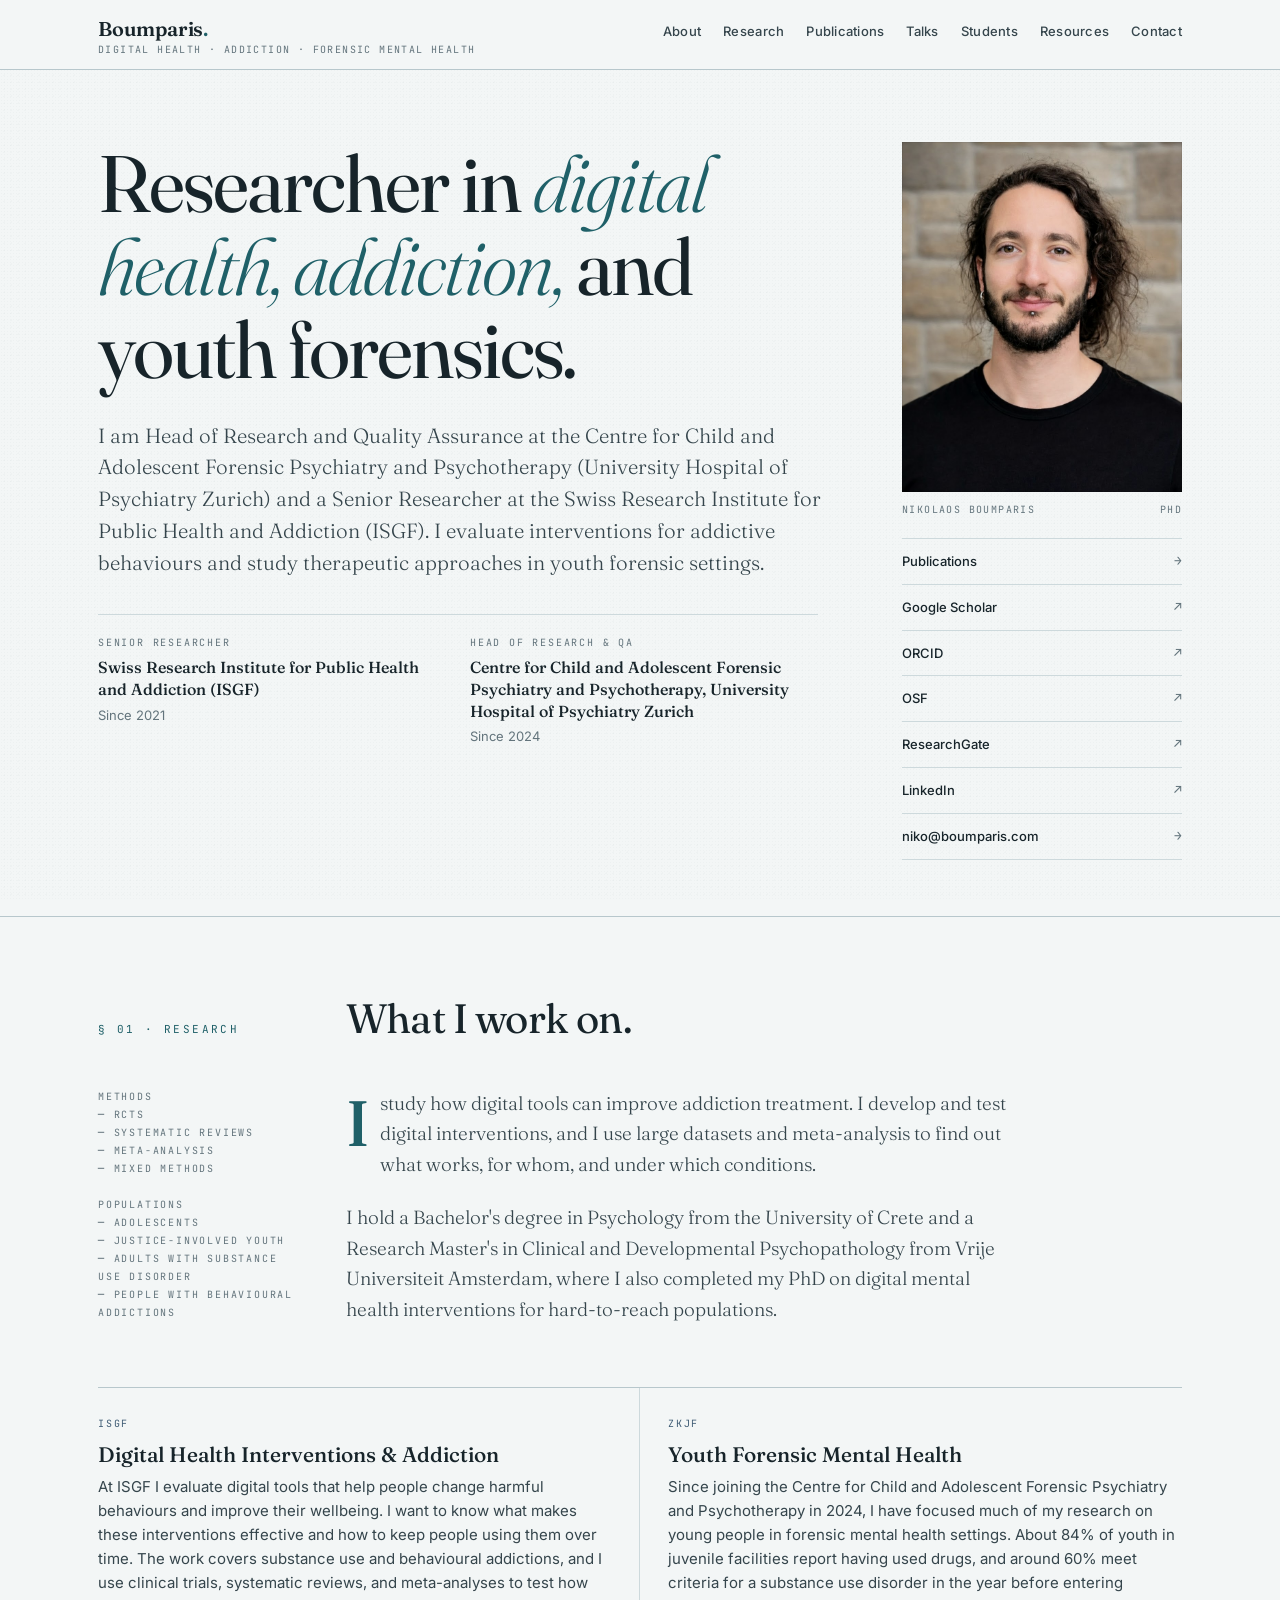
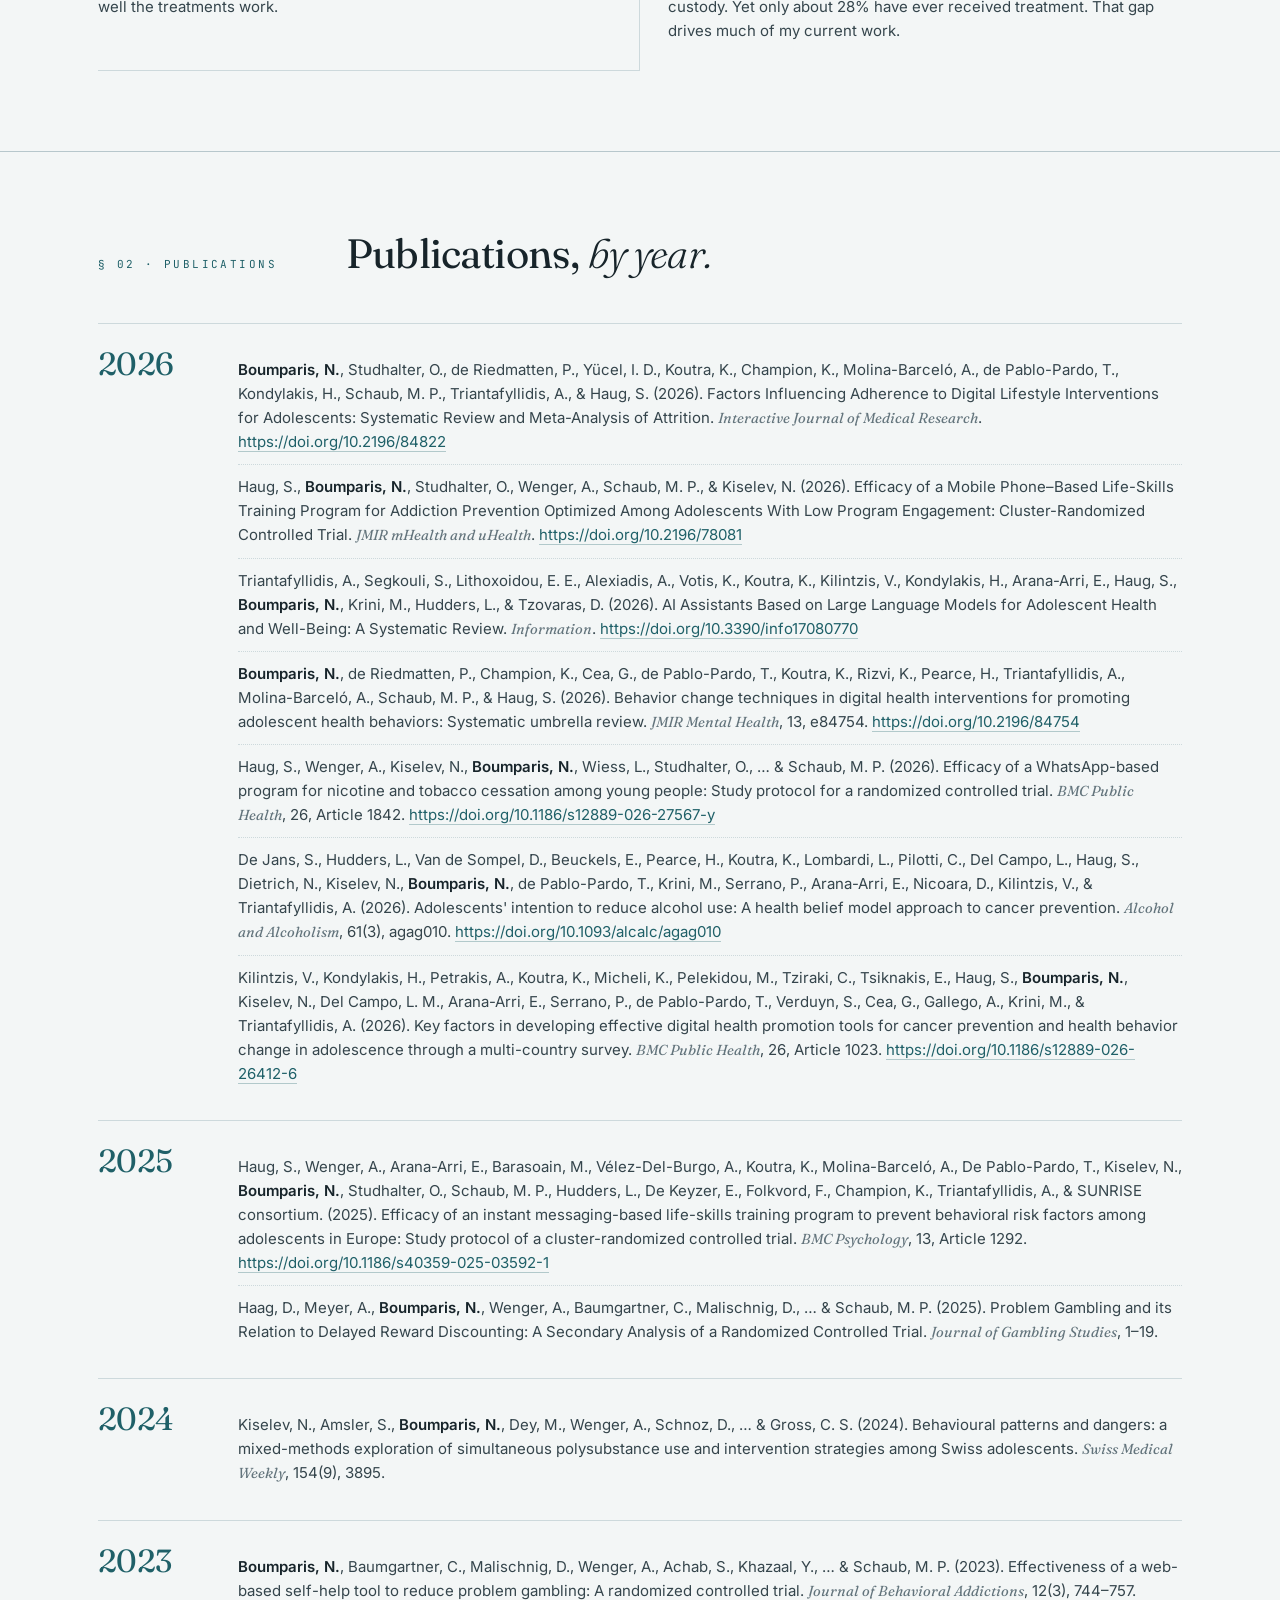
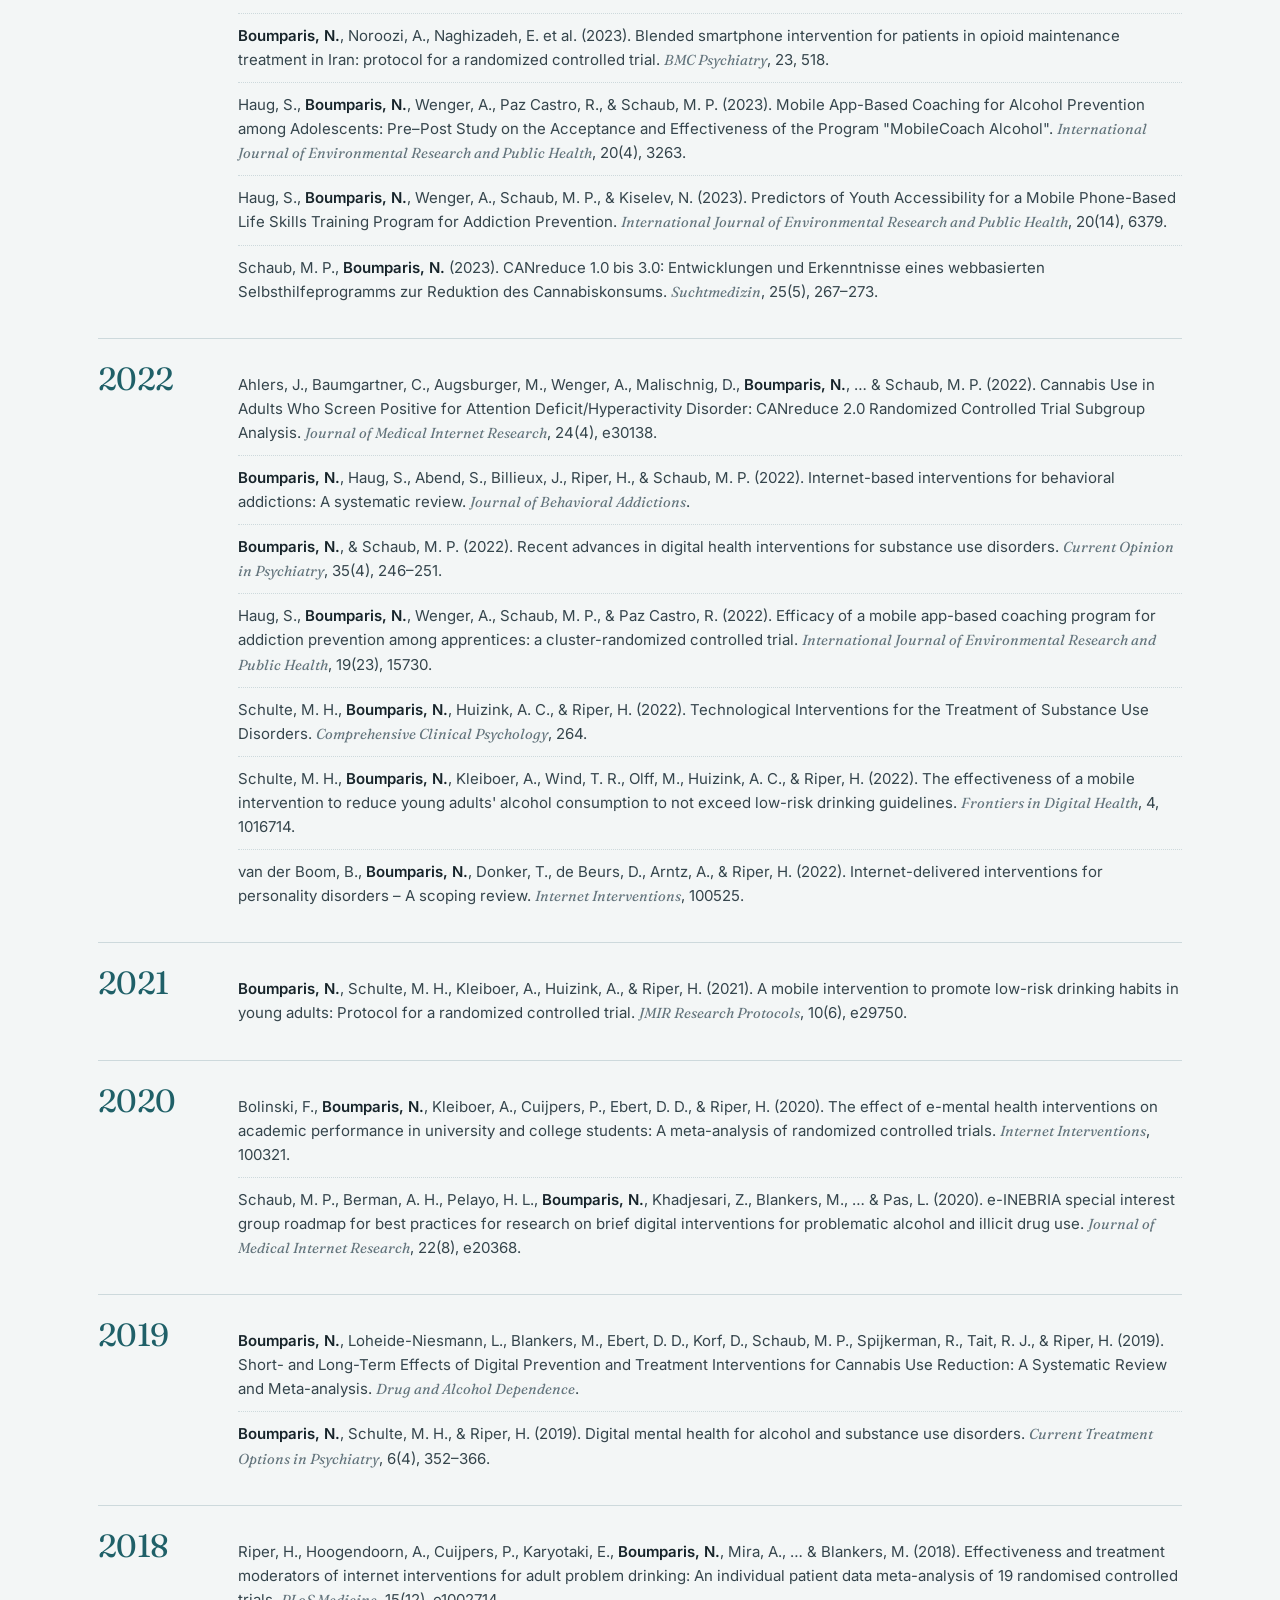
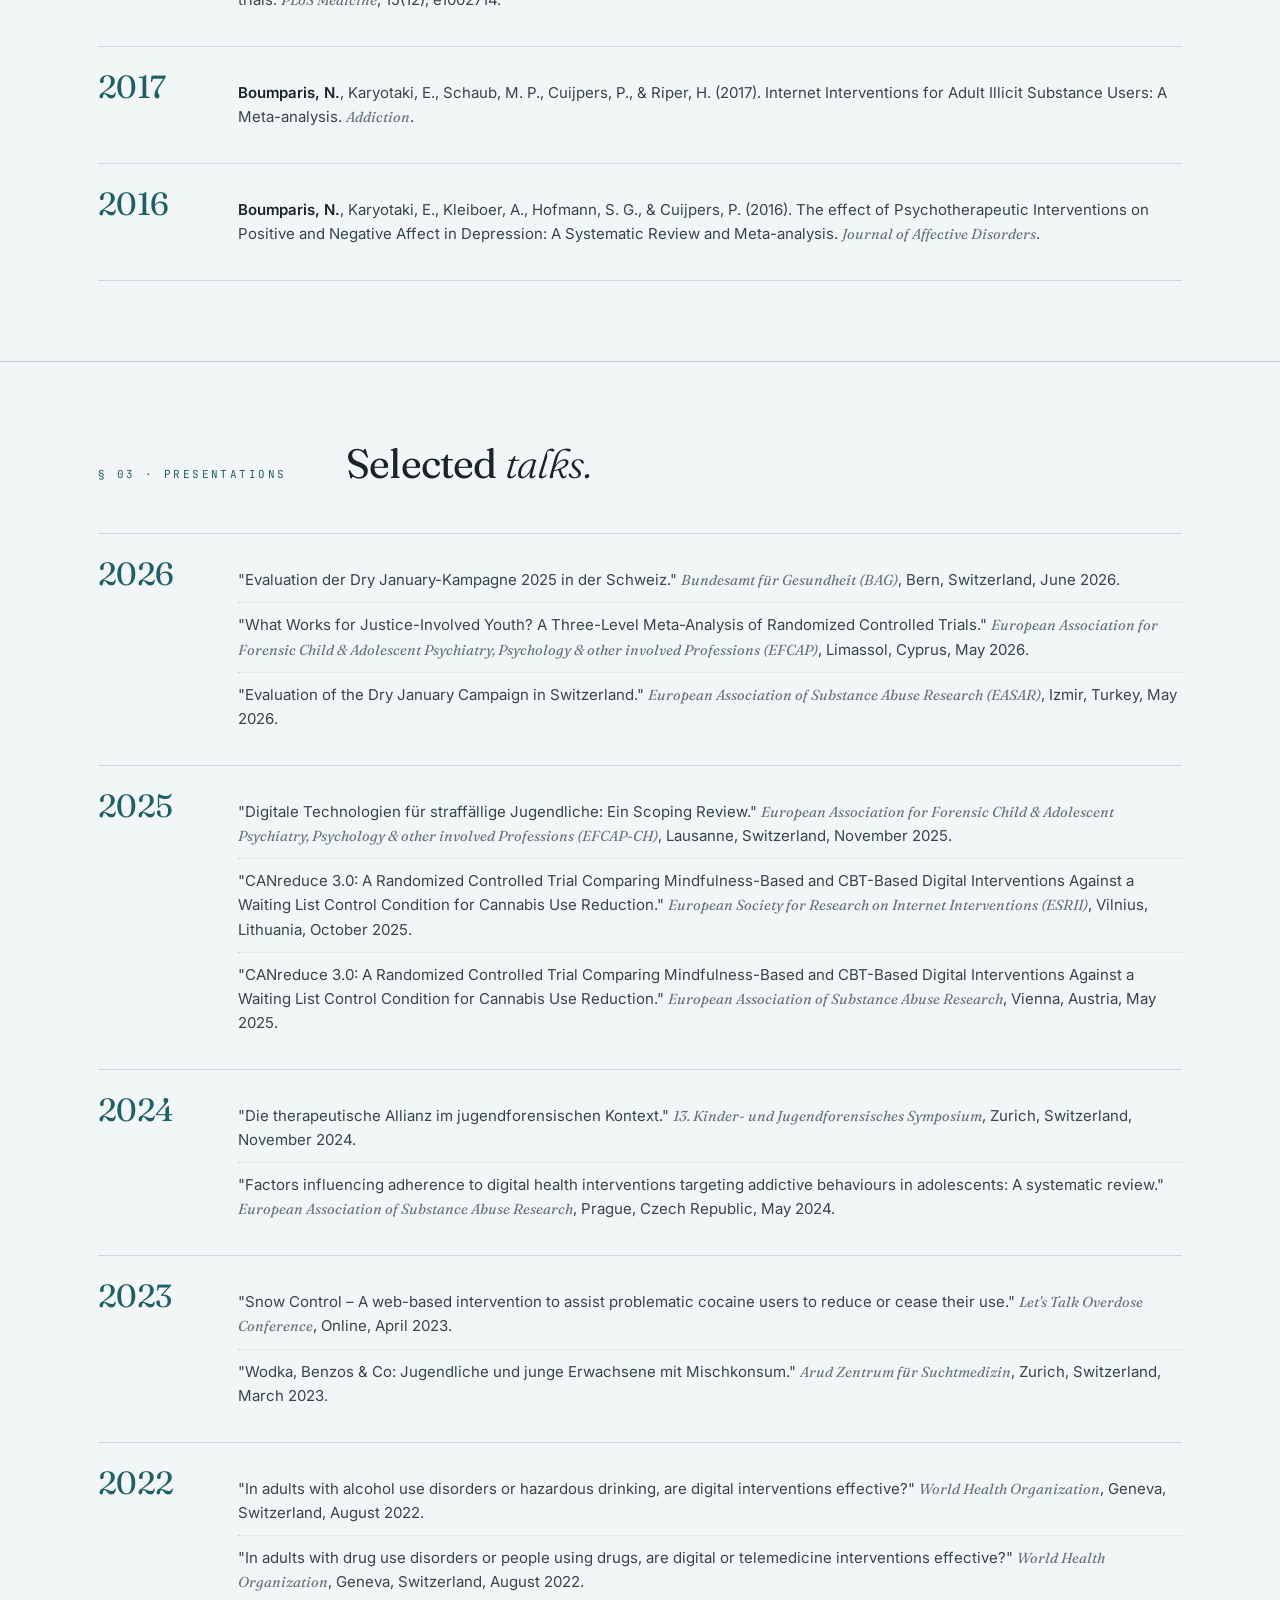
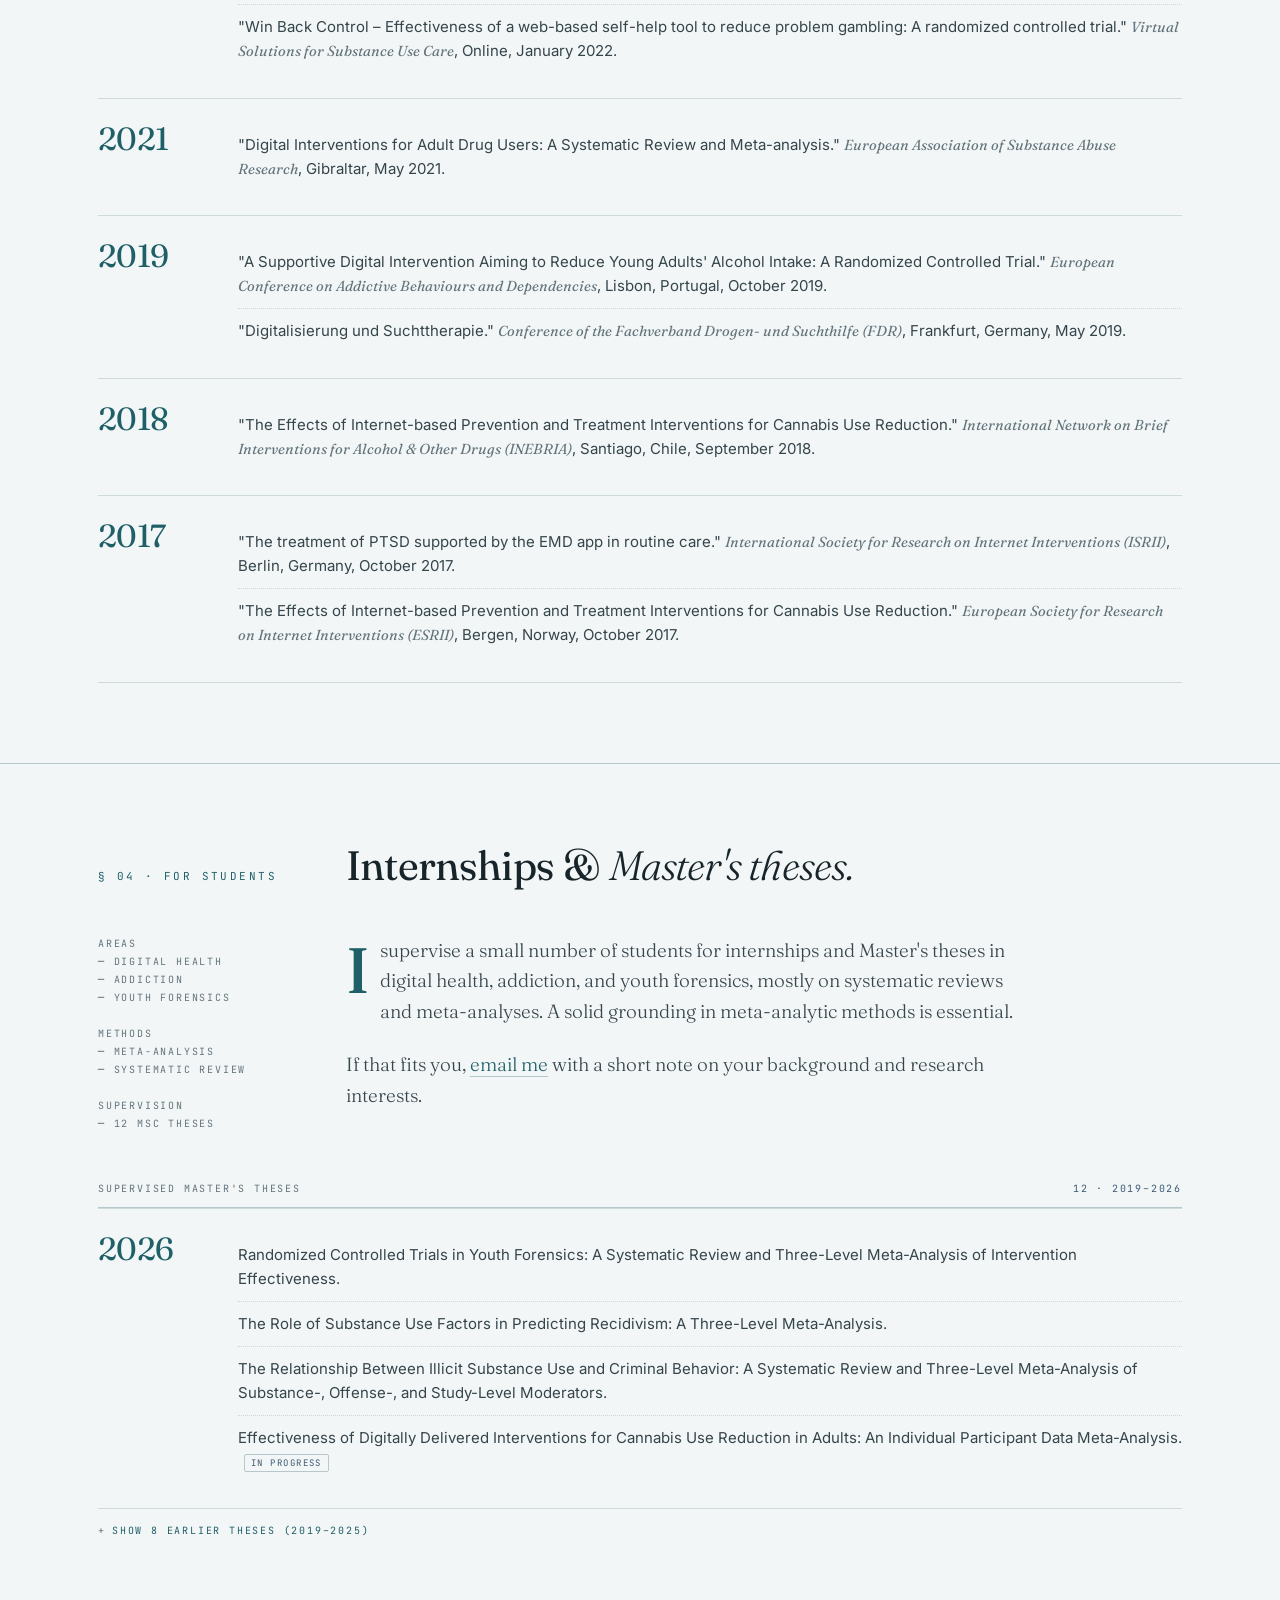
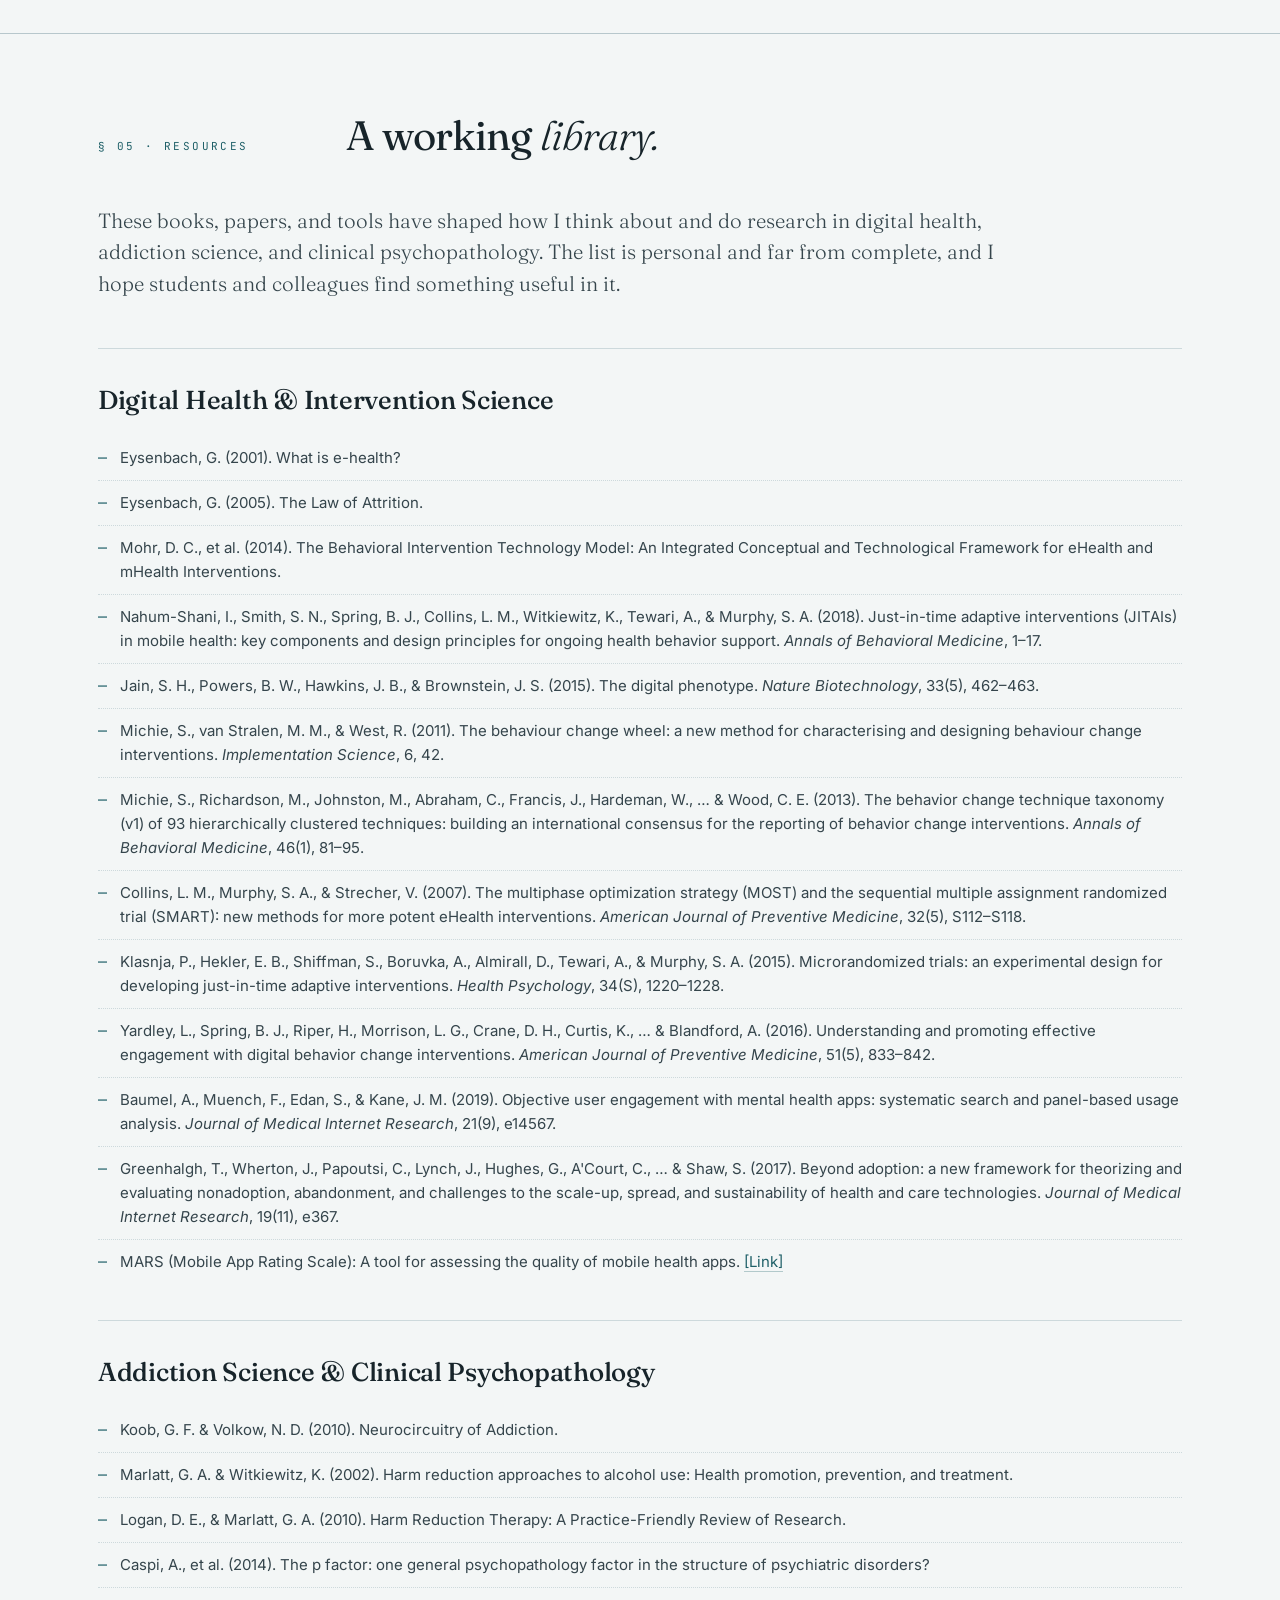
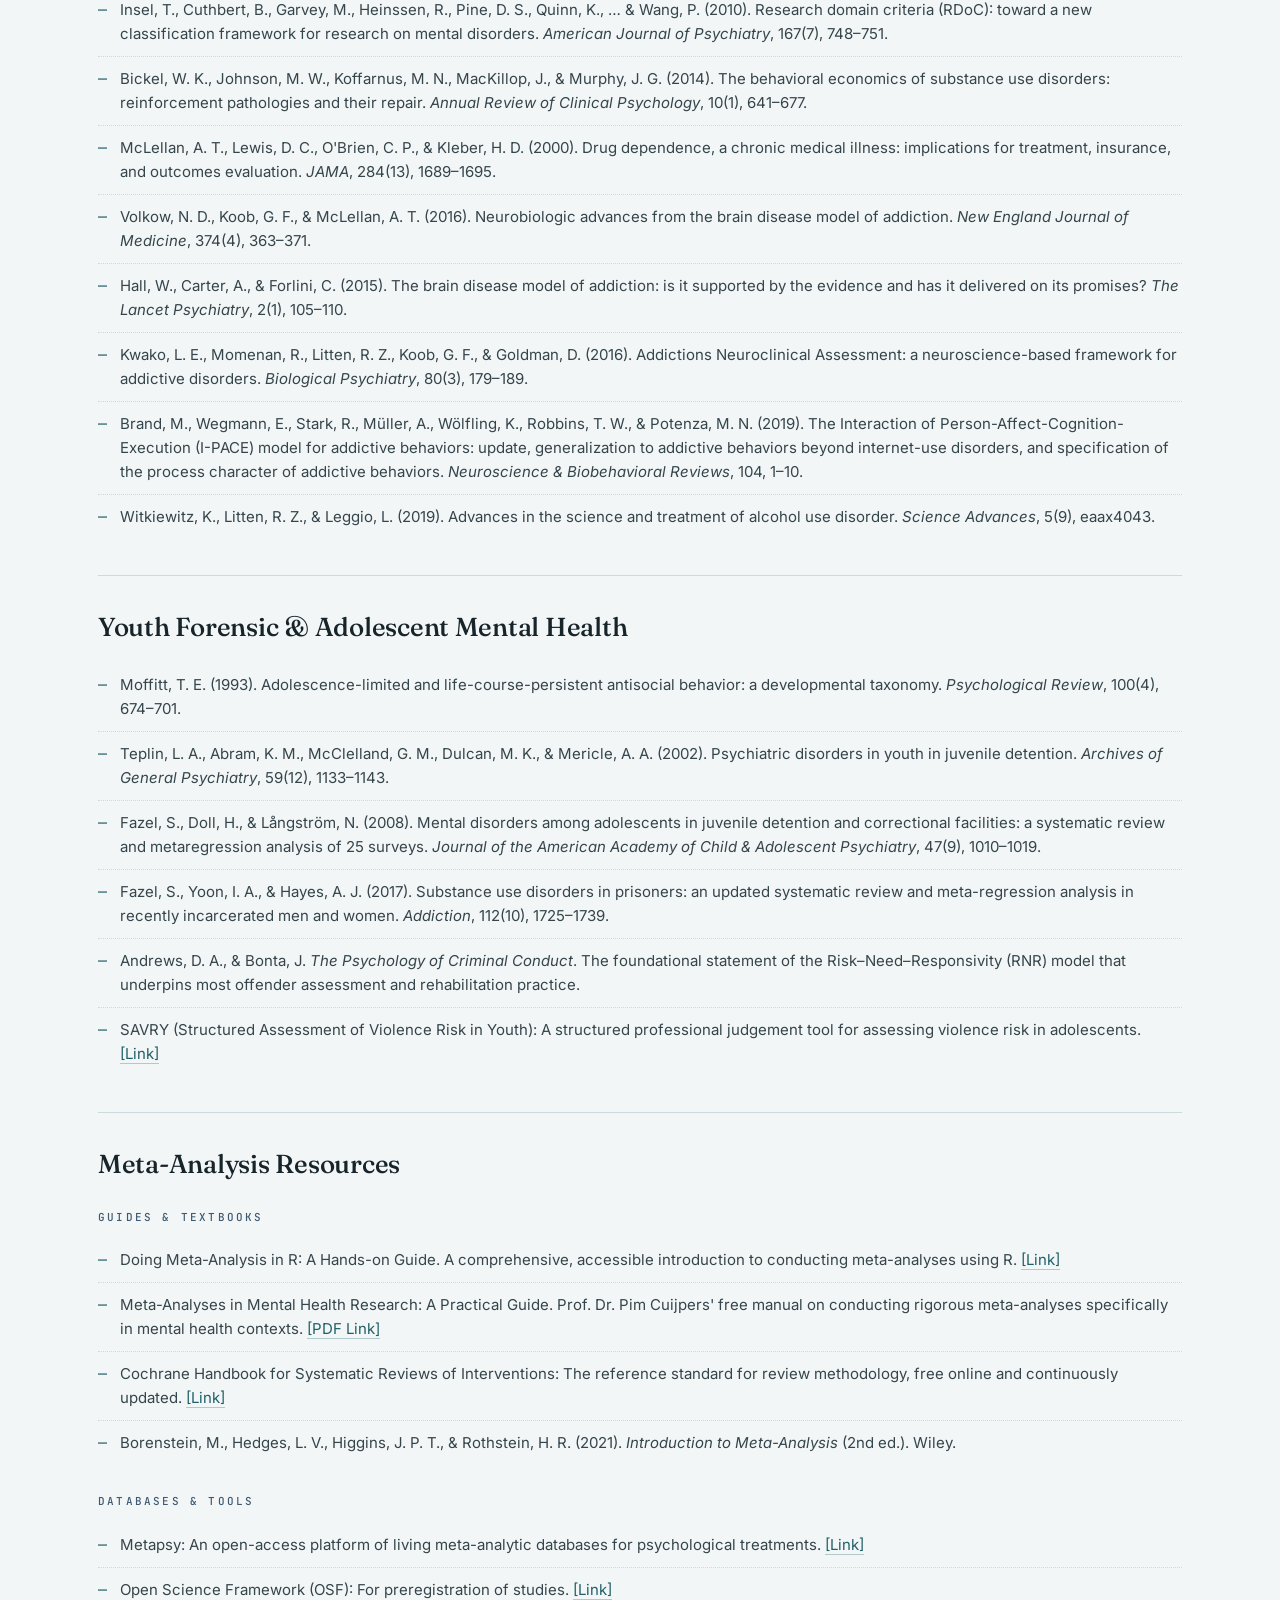
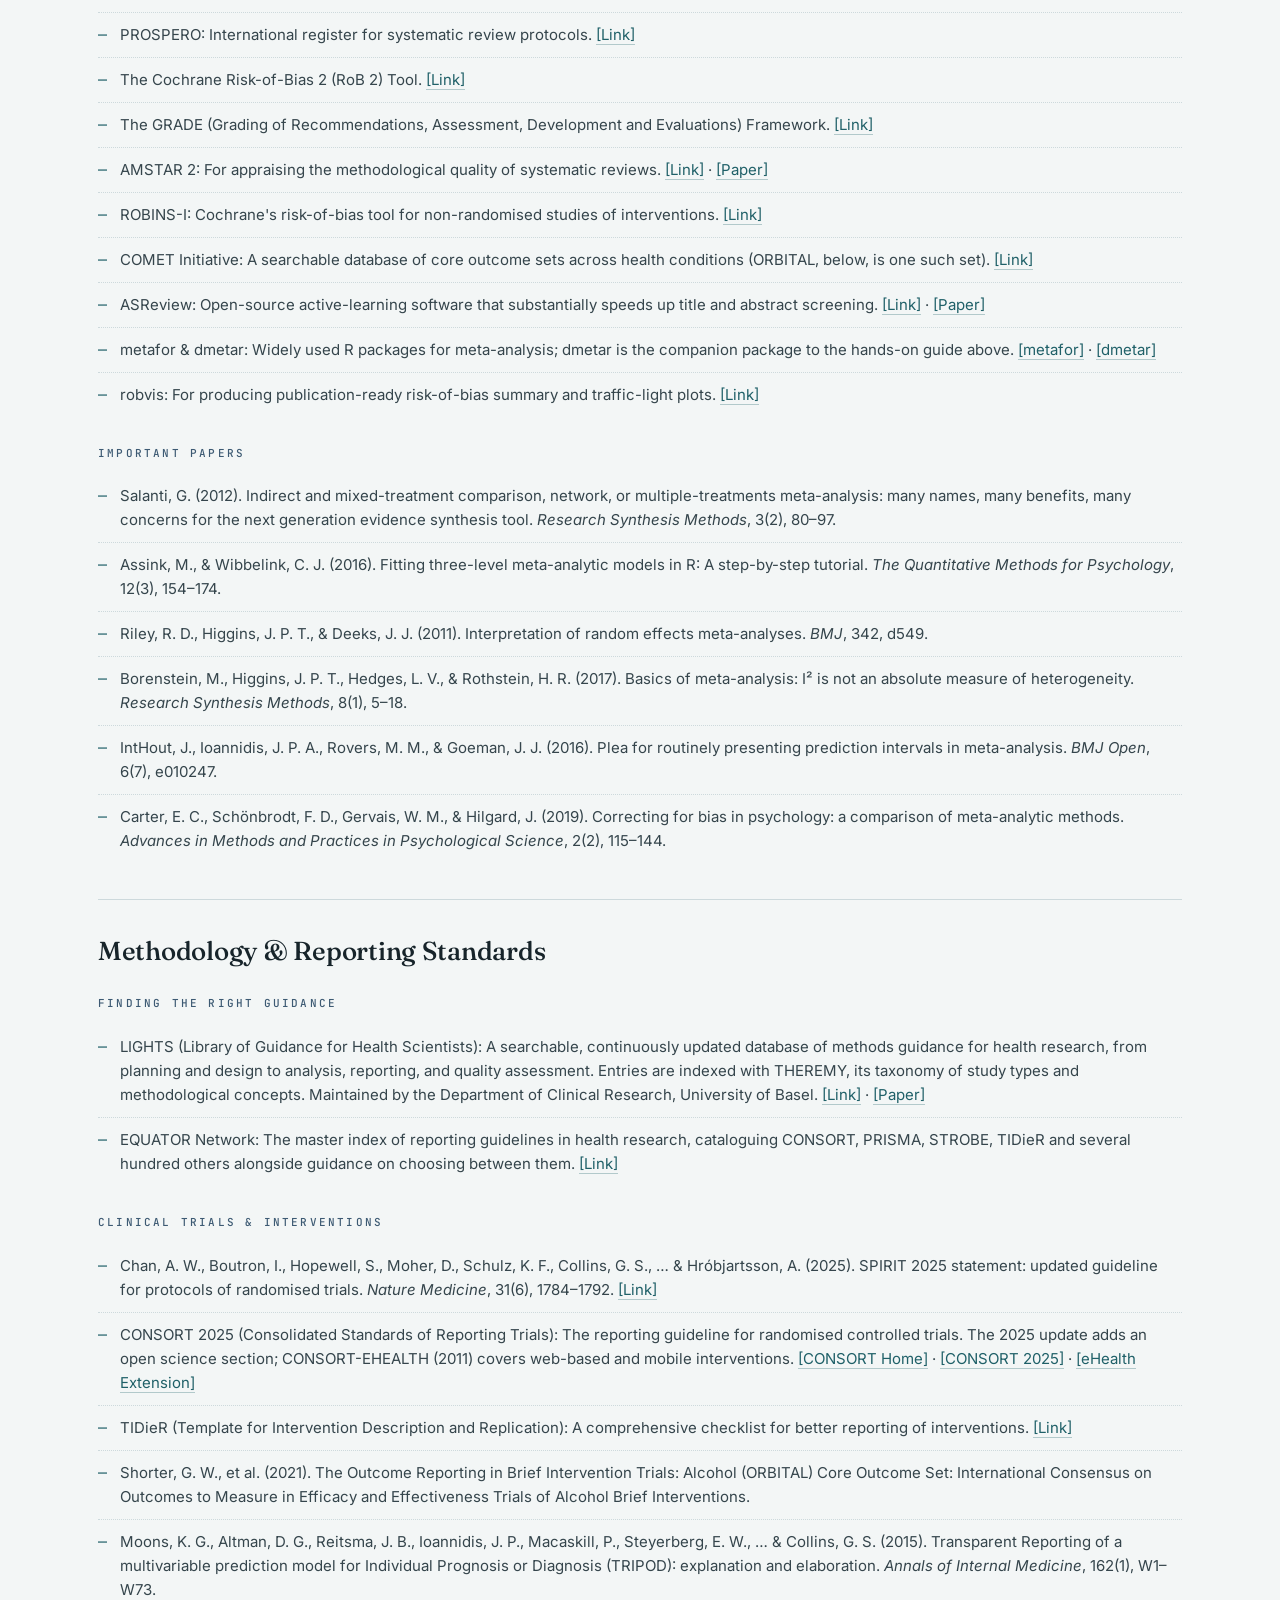
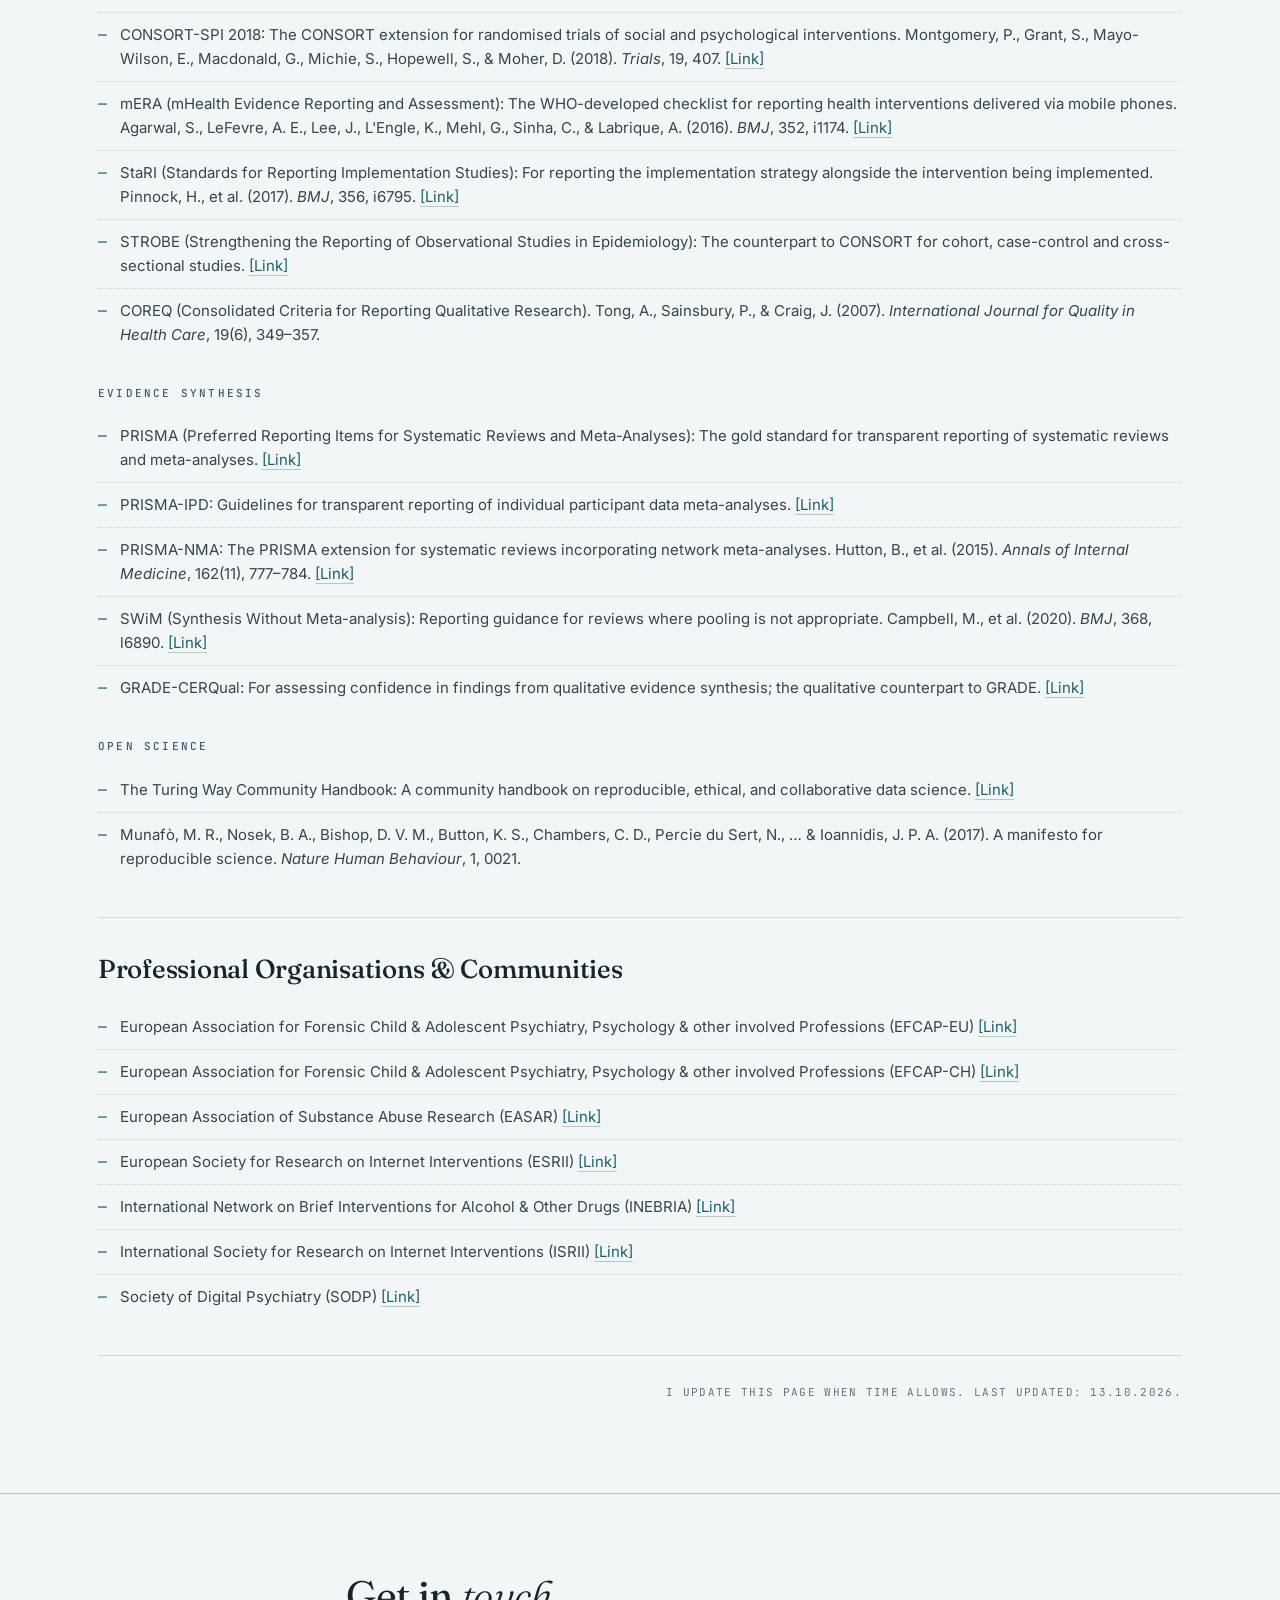
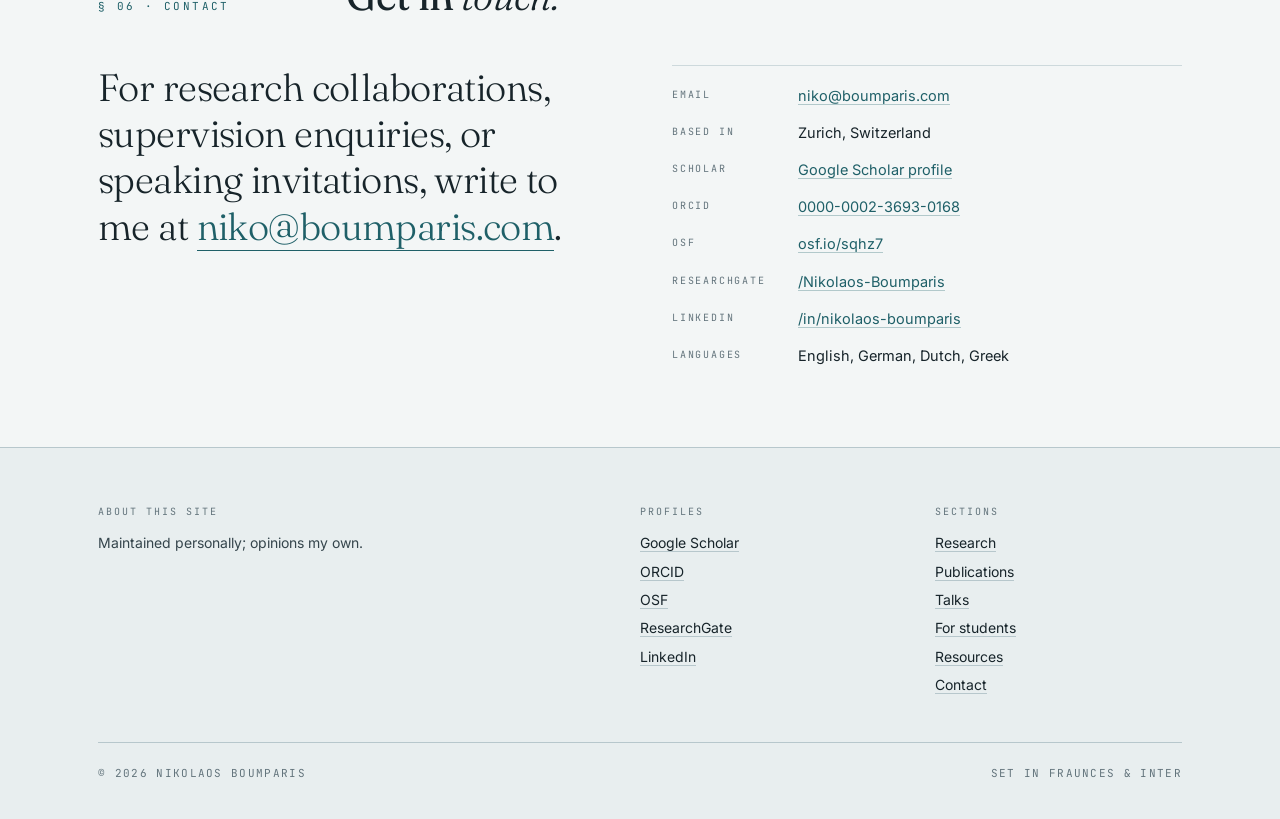
<file: index.html>
<!DOCTYPE html>
<html lang="en">
<head>
<!-- Google Analytics -->
<script async src="https://www.googletagmanager.com/gtag/js?id=G-JE50Y0Y4YY"></script>
<script>
  window.dataLayer = window.dataLayer || [];
  function gtag(){dataLayer.push(arguments);}
  gtag('js', new Date());
  gtag('config', 'G-JE50Y0Y4YY');
</script>

<meta charset="UTF-8" />
<meta name="viewport" content="width=device-width, initial-scale=1.0" />
<title>Nikolaos Boumparis, PhD · Digital Health & Addiction Research</title>
<meta name="description" content="Researcher in digital health, addiction, and youth forensic mental health. Senior Researcher at ISGF and Head of Research and Quality Assurance at the Centre for Child and Adolescent Forensic Psychiatry and Psychotherapy." />

<!-- Open Graph -->
<meta property="og:title" content="Nikolaos Boumparis, PhD · Digital Health & Addiction Research" />
<meta property="og:description" content="Researcher in digital health, addiction, and youth forensic mental health. Senior Researcher at ISGF and Head of Research and Quality Assurance at the Centre for Child and Adolescent Forensic Psychiatry and Psychotherapy." />
<meta property="og:image" content="photo.png" />
<meta property="og:type" content="website" />
<meta property="og:url" content="" />
<meta name="twitter:card" content="summary_large_image" />

<link rel="preconnect" href="https://fonts.googleapis.com" />
<link rel="preconnect" href="https://fonts.gstatic.com" crossorigin />
<link href="https://fonts.googleapis.com/css2?family=Fraunces:opsz,wght@9..144,300;9..144,400;9..144,500;9..144,600;9..144,700&family=Inter:wght@300;400;500;600;700&family=JetBrains+Mono:wght@400;500&display=swap" rel="stylesheet" />
<link rel="stylesheet" href="styles.css" />
</head>
<body>

  <!-- ============ MASTHEAD ============ -->
  <header class="masthead">
    <div class="wrap masthead-inner">
      <a href="#top" class="brand">
        Boumparis<span class="dot">.</span>
        <small>Digital Health · Addiction · Forensic Mental Health</small>
      </a>
      <nav class="primary" aria-label="Primary">
        <ul>
          <li><a href="#about">About</a></li>
          <li><a href="#research">Research</a></li>
          <li><a href="#publications">Publications</a></li>
          <li><a href="#talks">Talks</a></li>
          <li><a href="#opportunities">Students</a></li>
          <li><a href="#resources">Resources</a></li>
          <li><a href="#contact">Contact</a></li>
        </ul>
      </nav>
    </div>
  </header>

  <!-- ============ HERO ============ -->
  <section class="hero" id="top">
    <div class="wrap">
      <div class="hero-grid">
        <div>
             <h1 class="display" id="about">
            Researcher in <em>digital health, addiction,</em> and youth forensics.
          </h1>
          <p class="lede">
            I am Head of Research and Quality Assurance at the Centre for Child and Adolescent Forensic Psychiatry and Psychotherapy (University Hospital of Psychiatry Zurich) and a Senior Researcher at the Swiss Research Institute for Public Health and Addiction (ISGF). I evaluate interventions for addictive behaviours and study therapeutic approaches in youth forensic settings.
          </p>

          <div class="affiliations">
            <div class="affil-item">
              <div class="role">Senior Researcher</div>
              <div class="org">Swiss Research Institute for Public Health and Addiction (ISGF)</div>
              <div class="since">Since 2021</div>
            </div>
            <div class="affil-item">
              <div class="role">Head of Research & QA</div>
              <div class="org">Centre for Child and Adolescent Forensic Psychiatry and Psychotherapy, University Hospital of Psychiatry Zurich</div>
              <div class="since">Since 2024</div>
            </div>
          </div>
        </div>

        <aside class="portrait-col">
          <figure class="portrait">
            <img src="photo.png" alt="Nikolaos Boumparis" />
          </figure>
          <div class="portrait-caption">
            <span>Nikolaos Boumparis</span>
            <span>PhD</span>
          </div>

          <div class="quick-links">
            <a href="#publications">Publications <span class="arrow">→</span></a>
            <a href="https://scholar.google.com/citations?user=WWRJ50kAAAAJ&hl=en" target="_blank" rel="noopener">Google Scholar <span class="arrow">↗</span></a>
            <a href="https://orcid.org/0000-0002-3693-0168" target="_blank" rel="noopener">ORCID <span class="arrow">↗</span></a>
            <a href="https://osf.io/sqhz7/" target="_blank" rel="noopener">OSF <span class="arrow">↗</span></a>
            <a href="https://www.researchgate.net/profile/Nikolaos-Boumparis/research" target="_blank" rel="noopener">ResearchGate <span class="arrow">↗</span></a>
            <a href="https://www.linkedin.com/in/nikolaos-boumparis/" target="_blank" rel="noopener">LinkedIn <span class="arrow">↗</span></a>
            <a href="mailto:niko@boumparis.com">niko@boumparis.com <span class="arrow">→</span></a>
          </div>
        </aside>
      </div>
    </div>
  </section>

  <!-- ============ ABOUT / RESEARCH ============ -->
  <section class="block" id="research">
    <div class="wrap">
      <div class="section-head">
        <div class="section-num">§ 01 · Research</div>
        <h2 class="section-title">What I work on.</h2>
      </div>

      <div class="focus-grid">
        <aside class="focus-aside">
          Methods<br/>
          ─ RCTs<br/>
          ─ Systematic reviews<br/>
          ─ Meta-analysis<br/>
          ─ Mixed methods<br/><br/>
          Populations<br/>
          ─ Adolescents<br/>
          ─ Justice-involved youth<br/>
          ─ Adults with substance use disorder<br/>
          ─ People with behavioural addictions
        </aside>

        <div class="focus-prose">
          <p>I study how digital tools can improve addiction treatment. I develop and test digital interventions, and I use large datasets and meta-analysis to find out what works, for whom, and under which conditions.</p>
          <p>I hold a Bachelor's degree in Psychology from the University of Crete and a Research Master's in Clinical and Developmental Psychopathology from Vrije Universiteit Amsterdam, where I also completed my PhD on digital mental health interventions for hard-to-reach populations.</p>
        </div>
      </div>

      <div class="topics">
        <div class="topic">
          <div class="tag">ISGF</div>
          <h4>Digital Health Interventions & Addiction</h4>
          <p>At ISGF I evaluate digital tools that help people change harmful behaviours and improve their wellbeing. I want to know what makes these interventions effective and how to keep people using them over time. The work covers substance use and behavioural addictions, and I use clinical trials, systematic reviews, and meta-analyses to test how well the treatments work.</p>
        </div>
        <div class="topic">
          <div class="tag">ZKJF</div>
          <h4>Youth Forensic Mental Health</h4>
          <p>Since joining the Centre for Child and Adolescent Forensic Psychiatry and Psychotherapy in 2024, I have focused much of my research on young people in forensic mental health settings. About 84% of youth in juvenile facilities report having used drugs, and around 60% meet criteria for a substance use disorder in the year before entering custody. Yet only about 28% have ever received treatment. That gap drives much of my current work.</p>
        </div>
      </div>
    </div>
  </section>

  <!-- ============ PUBLICATIONS ============ -->
  <section class="block" id="publications">
    <div class="wrap">
      <div class="section-head">
        <div class="section-num">§ 02 · Publications</div>
        <h2 class="section-title">Publications, <em>by year.</em></h2>
      </div>

      <div class="pub-year">
        <div class="y">2026</div>
        <ul>
          <li><strong>Boumparis, N.</strong>, Studhalter, O., de Riedmatten, P., Yücel, I. D., Koutra, K., Champion, K., Molina-Barceló, A., de Pablo-Pardo, T., Kondylakis, H., Schaub, M. P., Triantafyllidis, A., &amp; Haug, S. (2026). Factors Influencing Adherence to Digital Lifestyle Interventions for Adolescents: Systematic Review and Meta-Analysis of Attrition. <em>Interactive Journal of Medical Research</em>. <a href="https://doi.org/10.2196/84822" target="_blank" rel="noopener">https://doi.org/10.2196/84822</a></li>
          <li>Haug, S., <strong>Boumparis, N.</strong>, Studhalter, O., Wenger, A., Schaub, M. P., &amp; Kiselev, N. (2026). Efficacy of a Mobile Phone–Based Life-Skills Training Program for Addiction Prevention Optimized Among Adolescents With Low Program Engagement: Cluster-Randomized Controlled Trial. <em>JMIR mHealth and uHealth</em>. <a href="https://doi.org/10.2196/78081" target="_blank" rel="noopener">https://doi.org/10.2196/78081</a></li>
          <li>Triantafyllidis, A., Segkouli, S., Lithoxoidou, E. E., Alexiadis, A., Votis, K., Koutra, K., Kilintzis, V., Kondylakis, H., Arana-Arri, E., Haug, S., <strong>Boumparis, N.</strong>, Krini, M., Hudders, L., &amp; Tzovaras, D. (2026). AI Assistants Based on Large Language Models for Adolescent Health and Well-Being: A Systematic Review. <em>Information</em>. <a href="https://doi.org/10.3390/info17080770" target="_blank" rel="noopener">https://doi.org/10.3390/info17080770</a></li>
          <li><strong>Boumparis, N.</strong>, de Riedmatten, P., Champion, K., Cea, G., de Pablo-Pardo, T., Koutra, K., Rizvi, K., Pearce, H., Triantafyllidis, A., Molina-Barceló, A., Schaub, M. P., &amp; Haug, S. (2026). Behavior change techniques in digital health interventions for promoting adolescent health behaviors: Systematic umbrella review. <em>JMIR Mental Health</em>, 13, e84754. <a href="https://doi.org/10.2196/84754" target="_blank" rel="noopener">https://doi.org/10.2196/84754</a></li>
          <li>Haug, S., Wenger, A., Kiselev, N., <strong>Boumparis, N.</strong>, Wiess, L., Studhalter, O., … &amp; Schaub, M. P. (2026). Efficacy of a WhatsApp-based program for nicotine and tobacco cessation among young people: Study protocol for a randomized controlled trial. <em>BMC Public Health</em>, 26, Article 1842. <a href="https://doi.org/10.1186/s12889-026-27567-y" target="_blank" rel="noopener">https://doi.org/10.1186/s12889-026-27567-y</a></li>
          <li>De Jans, S., Hudders, L., Van de Sompel, D., Beuckels, E., Pearce, H., Koutra, K., Lombardi, L., Pilotti, C., Del Campo, L., Haug, S., Dietrich, N., Kiselev, N., <strong>Boumparis, N.</strong>, de Pablo-Pardo, T., Krini, M., Serrano, P., Arana-Arri, E., Nicoara, D., Kilintzis, V., &amp; Triantafyllidis, A. (2026). Adolescents' intention to reduce alcohol use: A health belief model approach to cancer prevention. <em>Alcohol and Alcoholism</em>, 61(3), agag010. <a href="https://doi.org/10.1093/alcalc/agag010" target="_blank" rel="noopener">https://doi.org/10.1093/alcalc/agag010</a></li>
          <li>Kilintzis, V., Kondylakis, H., Petrakis, A., Koutra, K., Micheli, K., Pelekidou, M., Tziraki, C., Tsiknakis, E., Haug, S., <strong>Boumparis, N.</strong>, Kiselev, N., Del Campo, L. M., Arana-Arri, E., Serrano, P., de Pablo-Pardo, T., Verduyn, S., Cea, G., Gallego, A., Krini, M., &amp; Triantafyllidis, A. (2026). Key factors in developing effective digital health promotion tools for cancer prevention and health behavior change in adolescence through a multi-country survey. <em>BMC Public Health</em>, 26, Article 1023. <a href="https://doi.org/10.1186/s12889-026-26412-6" target="_blank" rel="noopener">https://doi.org/10.1186/s12889-026-26412-6</a></li>
        </ul>
      </div>

      <div class="pub-year">
        <div class="y">2025</div>
        <ul>
          <li>Haug, S., Wenger, A., Arana-Arri, E., Barasoain, M., Vélez-Del-Burgo, A., Koutra, K., Molina-Barceló, A., De Pablo-Pardo, T., Kiselev, N., <strong>Boumparis, N.</strong>, Studhalter, O., Schaub, M. P., Hudders, L., De Keyzer, E., Folkvord, F., Champion, K., Triantafyllidis, A., &amp; SUNRISE consortium. (2025). Efficacy of an instant messaging-based life-skills training program to prevent behavioral risk factors among adolescents in Europe: Study protocol of a cluster-randomized controlled trial. <em>BMC Psychology</em>, 13, Article 1292. <a href="https://doi.org/10.1186/s40359-025-03592-1" target="_blank" rel="noopener">https://doi.org/10.1186/s40359-025-03592-1</a></li>
          <li>Haag, D., Meyer, A., <strong>Boumparis, N.</strong>, Wenger, A., Baumgartner, C., Malischnig, D., … &amp; Schaub, M. P. (2025). Problem Gambling and its Relation to Delayed Reward Discounting: A Secondary Analysis of a Randomized Controlled Trial. <em>Journal of Gambling Studies</em>, 1–19.</li>
        </ul>
      </div>

      <div class="pub-year">
        <div class="y">2024</div>
        <ul>
          <li>Kiselev, N., Amsler, S., <strong>Boumparis, N.</strong>, Dey, M., Wenger, A., Schnoz, D., … &amp; Gross, C. S. (2024). Behavioural patterns and dangers: a mixed-methods exploration of simultaneous polysubstance use and intervention strategies among Swiss adolescents. <em>Swiss Medical Weekly</em>, 154(9), 3895.</li>
        </ul>
      </div>

      <div class="pub-year">
        <div class="y">2023</div>
        <ul>
          <li><strong>Boumparis, N.</strong>, Baumgartner, C., Malischnig, D., Wenger, A., Achab, S., Khazaal, Y., … &amp; Schaub, M. P. (2023). Effectiveness of a web-based self-help tool to reduce problem gambling: A randomized controlled trial. <em>Journal of Behavioral Addictions</em>, 12(3), 744–757.</li>
          <li><strong>Boumparis, N.</strong>, Noroozi, A., Naghizadeh, E. et al. (2023). Blended smartphone intervention for patients in opioid maintenance treatment in Iran: protocol for a randomized controlled trial. <em>BMC Psychiatry</em>, 23, 518.</li>
          <li>Haug, S., <strong>Boumparis, N.</strong>, Wenger, A., Paz Castro, R., &amp; Schaub, M. P. (2023). Mobile App-Based Coaching for Alcohol Prevention among Adolescents: Pre–Post Study on the Acceptance and Effectiveness of the Program "MobileCoach Alcohol". <em>International Journal of Environmental Research and Public Health</em>, 20(4), 3263.</li>
          <li>Haug, S., <strong>Boumparis, N.</strong>, Wenger, A., Schaub, M. P., &amp; Kiselev, N. (2023). Predictors of Youth Accessibility for a Mobile Phone-Based Life Skills Training Program for Addiction Prevention. <em>International Journal of Environmental Research and Public Health</em>, 20(14), 6379.</li>
          <li>Schaub, M. P., <strong>Boumparis, N.</strong> (2023). CANreduce 1.0 bis 3.0: Entwicklungen und Erkenntnisse eines webbasierten Selbsthilfeprogramms zur Reduktion des Cannabiskonsums. <em>Suchtmedizin</em>, 25(5), 267–273.</li>
        </ul>
      </div>

      <div class="pub-year">
        <div class="y">2022</div>
        <ul>
          <li>Ahlers, J., Baumgartner, C., Augsburger, M., Wenger, A., Malischnig, D., <strong>Boumparis, N.</strong>, … &amp; Schaub, M. P. (2022). Cannabis Use in Adults Who Screen Positive for Attention Deficit/Hyperactivity Disorder: CANreduce 2.0 Randomized Controlled Trial Subgroup Analysis. <em>Journal of Medical Internet Research</em>, 24(4), e30138.</li>
          <li><strong>Boumparis, N.</strong>, Haug, S., Abend, S., Billieux, J., Riper, H., &amp; Schaub, M. P. (2022). Internet-based interventions for behavioral addictions: A systematic review. <em>Journal of Behavioral Addictions</em>.</li>
          <li><strong>Boumparis, N.</strong>, &amp; Schaub, M. P. (2022). Recent advances in digital health interventions for substance use disorders. <em>Current Opinion in Psychiatry</em>, 35(4), 246–251.</li>
          <li>Haug, S., <strong>Boumparis, N.</strong>, Wenger, A., Schaub, M. P., &amp; Paz Castro, R. (2022). Efficacy of a mobile app-based coaching program for addiction prevention among apprentices: a cluster-randomized controlled trial. <em>International Journal of Environmental Research and Public Health</em>, 19(23), 15730.</li>
          <li>Schulte, M. H., <strong>Boumparis, N.</strong>, Huizink, A. C., &amp; Riper, H. (2022). Technological Interventions for the Treatment of Substance Use Disorders. <em>Comprehensive Clinical Psychology</em>, 264.</li>
          <li>Schulte, M. H., <strong>Boumparis, N.</strong>, Kleiboer, A., Wind, T. R., Olff, M., Huizink, A. C., &amp; Riper, H. (2022). The effectiveness of a mobile intervention to reduce young adults' alcohol consumption to not exceed low-risk drinking guidelines. <em>Frontiers in Digital Health</em>, 4, 1016714.</li>
          <li>van der Boom, B., <strong>Boumparis, N.</strong>, Donker, T., de Beurs, D., Arntz, A., &amp; Riper, H. (2022). Internet-delivered interventions for personality disorders – A scoping review. <em>Internet Interventions</em>, 100525.</li>
        </ul>
      </div>

      <div class="pub-year">
        <div class="y">2021</div>
        <ul>
          <li><strong>Boumparis, N.</strong>, Schulte, M. H., Kleiboer, A., Huizink, A., &amp; Riper, H. (2021). A mobile intervention to promote low-risk drinking habits in young adults: Protocol for a randomized controlled trial. <em>JMIR Research Protocols</em>, 10(6), e29750.</li>
        </ul>
      </div>

      <div class="pub-year">
        <div class="y">2020</div>
        <ul>
          <li>Bolinski, F., <strong>Boumparis, N.</strong>, Kleiboer, A., Cuijpers, P., Ebert, D. D., &amp; Riper, H. (2020). The effect of e-mental health interventions on academic performance in university and college students: A meta-analysis of randomized controlled trials. <em>Internet Interventions</em>, 100321.</li>
          <li>Schaub, M. P., Berman, A. H., Pelayo, H. L., <strong>Boumparis, N.</strong>, Khadjesari, Z., Blankers, M., … &amp; Pas, L. (2020). e-INEBRIA special interest group roadmap for best practices for research on brief digital interventions for problematic alcohol and illicit drug use. <em>Journal of Medical Internet Research</em>, 22(8), e20368.</li>
        </ul>
      </div>

      <div class="pub-year">
        <div class="y">2019</div>
        <ul>
          <li><strong>Boumparis, N.</strong>, Loheide-Niesmann, L., Blankers, M., Ebert, D. D., Korf, D., Schaub, M. P., Spijkerman, R., Tait, R. J., &amp; Riper, H. (2019). Short- and Long-Term Effects of Digital Prevention and Treatment Interventions for Cannabis Use Reduction: A Systematic Review and Meta-analysis. <em>Drug and Alcohol Dependence</em>.</li>
          <li><strong>Boumparis, N.</strong>, Schulte, M. H., &amp; Riper, H. (2019). Digital mental health for alcohol and substance use disorders. <em>Current Treatment Options in Psychiatry</em>, 6(4), 352–366.</li>
        </ul>
      </div>

      <div class="pub-year">
        <div class="y">2018</div>
        <ul>
          <li>Riper, H., Hoogendoorn, A., Cuijpers, P., Karyotaki, E., <strong>Boumparis, N.</strong>, Mira, A., … &amp; Blankers, M. (2018). Effectiveness and treatment moderators of internet interventions for adult problem drinking: An individual patient data meta-analysis of 19 randomised controlled trials. <em>PLoS Medicine</em>, 15(12), e1002714.</li>
        </ul>
      </div>

      <div class="pub-year">
        <div class="y">2017</div>
        <ul>
          <li><strong>Boumparis, N.</strong>, Karyotaki, E., Schaub, M. P., Cuijpers, P., &amp; Riper, H. (2017). Internet Interventions for Adult Illicit Substance Users: A Meta-analysis. <em>Addiction</em>.</li>
        </ul>
      </div>

      <div class="pub-year">
        <div class="y">2016</div>
        <ul>
          <li><strong>Boumparis, N.</strong>, Karyotaki, E., Kleiboer, A., Hofmann, S. G., &amp; Cuijpers, P. (2016). The effect of Psychotherapeutic Interventions on Positive and Negative Affect in Depression: A Systematic Review and Meta-analysis. <em>Journal of Affective Disorders</em>.</li>
        </ul>
      </div>

    </div>
  </section>

  <!-- ============ TALKS ============ -->
  <section class="block" id="talks">
    <div class="wrap">
      <div class="section-head">
        <div class="section-num">§ 03 · Presentations</div>
        <h2 class="section-title">Selected <em>talks.</em></h2>
      </div>

      <div class="pub-year">
        <div class="y">2026</div>
        <ul>
          <li>"Evaluation der Dry January-Kampagne 2025 in der Schweiz." <em>Bundesamt für Gesundheit (BAG)</em>, Bern, Switzerland, June 2026.</li>
          <li>"What Works for Justice-Involved Youth? A Three-Level Meta-Analysis of Randomized Controlled Trials." <em>European Association for Forensic Child &amp; Adolescent Psychiatry, Psychology &amp; other involved Professions (EFCAP)</em>, Limassol, Cyprus, May 2026.</li>
          <li>"Evaluation of the Dry January Campaign in Switzerland." <em>European Association of Substance Abuse Research (EASAR)</em>, Izmir, Turkey, May 2026.</li>
        </ul>
      </div>

      <div class="pub-year">
        <div class="y">2025</div>
        <ul>
          <li>"Digitale Technologien für straffällige Jugendliche: Ein Scoping Review." <em>European Association for Forensic Child &amp; Adolescent Psychiatry, Psychology &amp; other involved Professions (EFCAP-CH)</em>, Lausanne, Switzerland, November 2025.</li>
          <li>"CANreduce 3.0: A Randomized Controlled Trial Comparing Mindfulness-Based and CBT-Based Digital Interventions Against a Waiting List Control Condition for Cannabis Use Reduction." <em>European Society for Research on Internet Interventions (ESRII)</em>, Vilnius, Lithuania, October 2025.</li>
          <li>"CANreduce 3.0: A Randomized Controlled Trial Comparing Mindfulness-Based and CBT-Based Digital Interventions Against a Waiting List Control Condition for Cannabis Use Reduction." <em>European Association of Substance Abuse Research</em>, Vienna, Austria, May 2025.</li>
        </ul>
      </div>

      <div class="pub-year">
        <div class="y">2024</div>
        <ul>
          <li>"Die therapeutische Allianz im jugendforensischen Kontext." <em>13. Kinder- und Jugendforensisches Symposium</em>, Zurich, Switzerland, November 2024.</li>
          <li>"Factors influencing adherence to digital health interventions targeting addictive behaviours in adolescents: A systematic review." <em>European Association of Substance Abuse Research</em>, Prague, Czech Republic, May 2024.</li>
        </ul>
      </div>

      <div class="pub-year">
        <div class="y">2023</div>
        <ul>
          <li>"Snow Control – A web-based intervention to assist problematic cocaine users to reduce or cease their use." <em>Let's Talk Overdose Conference</em>, Online, April 2023.</li>
          <li>"Wodka, Benzos &amp; Co: Jugendliche und junge Erwachsene mit Mischkonsum." <em>Arud Zentrum für Suchtmedizin</em>, Zurich, Switzerland, March 2023.</li>
        </ul>
      </div>

      <div class="pub-year">
        <div class="y">2022</div>
        <ul>
          <li>"In adults with alcohol use disorders or hazardous drinking, are digital interventions effective?" <em>World Health Organization</em>, Geneva, Switzerland, August 2022.</li>
          <li>"In adults with drug use disorders or people using drugs, are digital or telemedicine interventions effective?" <em>World Health Organization</em>, Geneva, Switzerland, August 2022.</li>
          <li>"Win Back Control – Effectiveness of a web-based self-help tool to reduce problem gambling: A randomized controlled trial." <em>Virtual Solutions for Substance Use Care</em>, Online, January 2022.</li>
        </ul>
      </div>

      <div class="pub-year">
        <div class="y">2021</div>
        <ul>
          <li>"Digital Interventions for Adult Drug Users: A Systematic Review and Meta-analysis." <em>European Association of Substance Abuse Research</em>, Gibraltar, May 2021.</li>
        </ul>
      </div>

      <div class="pub-year">
        <div class="y">2019</div>
        <ul>
          <li>"A Supportive Digital Intervention Aiming to Reduce Young Adults' Alcohol Intake: A Randomized Controlled Trial." <em>European Conference on Addictive Behaviours and Dependencies</em>, Lisbon, Portugal, October 2019.</li>
          <li>"Digitalisierung und Suchttherapie." <em>Conference of the Fachverband Drogen- und Suchthilfe (FDR)</em>, Frankfurt, Germany, May 2019.</li>
        </ul>
      </div>

      <div class="pub-year">
        <div class="y">2018</div>
        <ul>
          <li>"The Effects of Internet-based Prevention and Treatment Interventions for Cannabis Use Reduction." <em>International Network on Brief Interventions for Alcohol &amp; Other Drugs (INEBRIA)</em>, Santiago, Chile, September 2018.</li>
        </ul>
      </div>

      <div class="pub-year">
        <div class="y">2017</div>
        <ul>
          <li>"The treatment of PTSD supported by the EMD app in routine care." <em>International Society for Research on Internet Interventions (ISRII)</em>, Berlin, Germany, October 2017.</li>
          <li>"The Effects of Internet-based Prevention and Treatment Interventions for Cannabis Use Reduction." <em>European Society for Research on Internet Interventions (ESRII)</em>, Bergen, Norway, October 2017.</li>
        </ul>
      </div>

    </div>
  </section>

  <!-- ============ OPPORTUNITIES ============ -->
  <section class="block" id="opportunities">
    <div class="wrap">
      <div class="section-head">
        <div class="section-num">§ 04 · For students</div>
        <h2 class="section-title">Internships &amp; <em>Master's theses.</em></h2>
      </div>

      <div class="focus-grid">
        <aside class="focus-aside">
          Areas<br/>
          ─ Digital health<br/>
          ─ Addiction<br/>
          ─ Youth forensics<br/><br/>
          Methods<br/>
          ─ Meta-analysis<br/>
          ─ Systematic review<br/><br/>
          Supervision<br/>
          ─ 12 MSc theses
        </aside>
        <div class="focus-prose">
          <p>I supervise a small number of students for internships and Master's theses in digital health, addiction, and youth forensics, mostly on systematic reviews and meta-analyses. A solid grounding in meta-analytic methods is essential.</p>
          <p>If that fits you, <a href="#contact">email me</a> with a short note on your background and research interests.</p>
        </div>
      </div>

      <div class="theses">
        <div class="theses-head">
          <span class="theses-label">Supervised Master's theses</span>
          <span class="theses-count">12 · 2019–2026</span>
        </div>

        <div class="pub-year">
          <div class="y">2026</div>
          <ul>
            <li>Randomized Controlled Trials in Youth Forensics: A Systematic Review and Three-Level Meta-Analysis of Intervention Effectiveness.</li>
            <li>The Role of Substance Use Factors in Predicting Recidivism: A Three-Level Meta-Analysis.</li>
            <li>The Relationship Between Illicit Substance Use and Criminal Behavior: A Systematic Review and Three-Level Meta-Analysis of Substance-, Offense-, and Study-Level Moderators.</li>
            <li>Effectiveness of Digitally Delivered Interventions for Cannabis Use Reduction in Adults: An Individual Participant Data Meta-Analysis. <span class="thesis-status">In progress</span></li>
          </ul>
        </div>

        <details class="thesis-more">
          <summary><span class="more-show">Show 8 earlier theses (2019–2025)</span><span class="more-hide">Hide earlier theses</span></summary>

          <div class="pub-year">
            <div class="y">2025</div>
            <ul>
              <li>The Moderating Role of Moral Incongruence in the Relationship Between Craving and Problematic Pornography Use.</li>
              <li>From Mindlessness to Mindfulness: The Role of Mindfulness in Cannabis Reduction in the CANreduce 3.0 Project.</li>
              <li>Factors That Promote and Hinder Digital Health Interventions for Adolescents.</li>
            </ul>
          </div>

          <div class="pub-year">
            <div class="y">2024</div>
            <ul>
              <li>Problem Gambling and Temporal Discounting.</li>
              <li>Adherence to Digital Health Interventions Among Adolescents.</li>
            </ul>
          </div>

          <div class="pub-year">
            <div class="y">2023</div>
            <ul>
              <li>Polysubstance Use in Swiss Adolescence – A Mixed Methods Approach.</li>
            </ul>
          </div>

          <div class="pub-year">
            <div class="y">2021</div>
            <ul>
              <li>In Their Own Words: Persian Cultural Concepts of Distress and Opioid Abuse.</li>
            </ul>
          </div>

          <div class="pub-year">
            <div class="y">2019</div>
            <ul>
              <li>The Effectiveness of Booster Sessions in Digital Alcohol Interventions: A Systematic Review and Meta-Analysis.</li>
            </ul>
          </div>
        </details>
      </div>
    </div>
  </section>

  <!-- ============ RESOURCES ============ -->
  <section class="block" id="resources">
    <div class="wrap">
      <div class="section-head">
        <div class="section-num">§ 05 · Resources</div>
        <h2 class="section-title">A working <em>library.</em></h2>
      </div>

      <p class="lede" style="max-width:72ch; margin-bottom:48px;">
        These books, papers, and tools have shaped how I think about and do research in digital health, addiction science, and clinical psychopathology. The list is personal and far from complete, and I hope students and colleagues find something useful in it.
      </p>

      <div class="resource-block">
        <h3 class="resource-h">Digital Health &amp; Intervention Science</h3>
        <ul class="resource-list">
          <li>Eysenbach, G. (2001). What is e-health?</li>
          <li>Eysenbach, G. (2005). The Law of Attrition.</li>
          <li>Mohr, D. C., et al. (2014). The Behavioral Intervention Technology Model: An Integrated Conceptual and Technological Framework for eHealth and mHealth Interventions.</li>
          <li>Nahum-Shani, I., Smith, S. N., Spring, B. J., Collins, L. M., Witkiewitz, K., Tewari, A., &amp; Murphy, S. A. (2018). Just-in-time adaptive interventions (JITAIs) in mobile health: key components and design principles for ongoing health behavior support. <em>Annals of Behavioral Medicine</em>, 1–17.</li>
          <li>Jain, S. H., Powers, B. W., Hawkins, J. B., &amp; Brownstein, J. S. (2015). The digital phenotype. <em>Nature Biotechnology</em>, 33(5), 462–463.</li>
          <li>Michie, S., van Stralen, M. M., &amp; West, R. (2011). The behaviour change wheel: a new method for characterising and designing behaviour change interventions. <em>Implementation Science</em>, 6, 42.</li>
          <li>Michie, S., Richardson, M., Johnston, M., Abraham, C., Francis, J., Hardeman, W., … &amp; Wood, C. E. (2013). The behavior change technique taxonomy (v1) of 93 hierarchically clustered techniques: building an international consensus for the reporting of behavior change interventions. <em>Annals of Behavioral Medicine</em>, 46(1), 81–95.</li>
          <li>Collins, L. M., Murphy, S. A., &amp; Strecher, V. (2007). The multiphase optimization strategy (MOST) and the sequential multiple assignment randomized trial (SMART): new methods for more potent eHealth interventions. <em>American Journal of Preventive Medicine</em>, 32(5), S112–S118.</li>
          <li>Klasnja, P., Hekler, E. B., Shiffman, S., Boruvka, A., Almirall, D., Tewari, A., &amp; Murphy, S. A. (2015). Microrandomized trials: an experimental design for developing just-in-time adaptive interventions. <em>Health Psychology</em>, 34(S), 1220–1228.</li>
          <li>Yardley, L., Spring, B. J., Riper, H., Morrison, L. G., Crane, D. H., Curtis, K., … &amp; Blandford, A. (2016). Understanding and promoting effective engagement with digital behavior change interventions. <em>American Journal of Preventive Medicine</em>, 51(5), 833–842.</li>
          <li>Baumel, A., Muench, F., Edan, S., &amp; Kane, J. M. (2019). Objective user engagement with mental health apps: systematic search and panel-based usage analysis. <em>Journal of Medical Internet Research</em>, 21(9), e14567.</li>
          <li>Greenhalgh, T., Wherton, J., Papoutsi, C., Lynch, J., Hughes, G., A'Court, C., … &amp; Shaw, S. (2017). Beyond adoption: a new framework for theorizing and evaluating nonadoption, abandonment, and challenges to the scale-up, spread, and sustainability of health and care technologies. <em>Journal of Medical Internet Research</em>, 19(11), e367.</li>
          <li>MARS (Mobile App Rating Scale): A tool for assessing the quality of mobile health apps. <a href="https://mhealth.jmir.org/2015/1/e27/" target="_blank" rel="noopener">[Link]</a></li>
        </ul>
      </div>

      <div class="resource-block">
        <h3 class="resource-h">Addiction Science &amp; Clinical Psychopathology</h3>
        <ul class="resource-list">
          <li>Koob, G. F. &amp; Volkow, N. D. (2010). Neurocircuitry of Addiction.</li>
          <li>Marlatt, G. A. &amp; Witkiewitz, K. (2002). Harm reduction approaches to alcohol use: Health promotion, prevention, and treatment.</li>
          <li>Logan, D. E., &amp; Marlatt, G. A. (2010). Harm Reduction Therapy: A Practice-Friendly Review of Research.</li>
          <li>Caspi, A., et al. (2014). The p factor: one general psychopathology factor in the structure of psychiatric disorders?</li>
          <li>Insel, T., Cuthbert, B., Garvey, M., Heinssen, R., Pine, D. S., Quinn, K., … &amp; Wang, P. (2010). Research domain criteria (RDoC): toward a new classification framework for research on mental disorders. <em>American Journal of Psychiatry</em>, 167(7), 748–751.</li>
          <li>Bickel, W. K., Johnson, M. W., Koffarnus, M. N., MacKillop, J., &amp; Murphy, J. G. (2014). The behavioral economics of substance use disorders: reinforcement pathologies and their repair. <em>Annual Review of Clinical Psychology</em>, 10(1), 641–677.</li>
          <li>McLellan, A. T., Lewis, D. C., O'Brien, C. P., &amp; Kleber, H. D. (2000). Drug dependence, a chronic medical illness: implications for treatment, insurance, and outcomes evaluation. <em>JAMA</em>, 284(13), 1689–1695.</li>
          <li>Volkow, N. D., Koob, G. F., &amp; McLellan, A. T. (2016). Neurobiologic advances from the brain disease model of addiction. <em>New England Journal of Medicine</em>, 374(4), 363–371.</li>
          <li>Hall, W., Carter, A., &amp; Forlini, C. (2015). The brain disease model of addiction: is it supported by the evidence and has it delivered on its promises? <em>The Lancet Psychiatry</em>, 2(1), 105–110.</li>
          <li>Kwako, L. E., Momenan, R., Litten, R. Z., Koob, G. F., &amp; Goldman, D. (2016). Addictions Neuroclinical Assessment: a neuroscience-based framework for addictive disorders. <em>Biological Psychiatry</em>, 80(3), 179–189.</li>
          <li>Brand, M., Wegmann, E., Stark, R., Müller, A., Wölfling, K., Robbins, T. W., &amp; Potenza, M. N. (2019). The Interaction of Person-Affect-Cognition-Execution (I-PACE) model for addictive behaviors: update, generalization to addictive behaviors beyond internet-use disorders, and specification of the process character of addictive behaviors. <em>Neuroscience &amp; Biobehavioral Reviews</em>, 104, 1–10.</li>
          <li>Witkiewitz, K., Litten, R. Z., &amp; Leggio, L. (2019). Advances in the science and treatment of alcohol use disorder. <em>Science Advances</em>, 5(9), eaax4043.</li>
        </ul>
      </div>

      <div class="resource-block">
        <h3 class="resource-h">Youth Forensic &amp; Adolescent Mental Health</h3>
        <ul class="resource-list">
          <li>Moffitt, T. E. (1993). Adolescence-limited and life-course-persistent antisocial behavior: a developmental taxonomy. <em>Psychological Review</em>, 100(4), 674–701.</li>
          <li>Teplin, L. A., Abram, K. M., McClelland, G. M., Dulcan, M. K., &amp; Mericle, A. A. (2002). Psychiatric disorders in youth in juvenile detention. <em>Archives of General Psychiatry</em>, 59(12), 1133–1143.</li>
          <li>Fazel, S., Doll, H., &amp; Långström, N. (2008). Mental disorders among adolescents in juvenile detention and correctional facilities: a systematic review and metaregression analysis of 25 surveys. <em>Journal of the American Academy of Child &amp; Adolescent Psychiatry</em>, 47(9), 1010–1019.</li>
          <li>Fazel, S., Yoon, I. A., &amp; Hayes, A. J. (2017). Substance use disorders in prisoners: an updated systematic review and meta-regression analysis in recently incarcerated men and women. <em>Addiction</em>, 112(10), 1725–1739.</li>
          <li>Andrews, D. A., &amp; Bonta, J. <em>The Psychology of Criminal Conduct</em>. The foundational statement of the Risk–Need–Responsivity (RNR) model that underpins most offender assessment and rehabilitation practice.</li>
          <li>SAVRY (Structured Assessment of Violence Risk in Youth): A structured professional judgement tool for assessing violence risk in adolescents. <a href="https://www.parinc.com/products/SAVRY" target="_blank" rel="noopener">[Link]</a></li>
        </ul>
      </div>

      <div class="resource-block">
        <h3 class="resource-h">Meta-Analysis Resources</h3>
        <h4 class="resource-sub">Guides &amp; Textbooks</h4>
        <ul class="resource-list">
          <li>Doing Meta-Analysis in R: A Hands-on Guide. A comprehensive, accessible introduction to conducting meta-analyses using R. <a href="https://bookdown.org/MathiasHarrer/Doing_Meta_Analysis_in_R/" target="_blank" rel="noopener">[Link]</a></li>
          <li>Meta-Analyses in Mental Health Research: A Practical Guide. Prof. Dr. Pim Cuijpers' free manual on conducting rigorous meta-analyses specifically in mental health contexts. <a href="https://research.vu.nl/ws/portalfiles/portal/359053020/2016_Cuijpers_book_meta-analyses.pdf" target="_blank" rel="noopener">[PDF Link]</a></li>
          <li>Cochrane Handbook for Systematic Reviews of Interventions: The reference standard for review methodology, free online and continuously updated. <a href="https://training.cochrane.org/handbook" target="_blank" rel="noopener">[Link]</a></li>
          <li>Borenstein, M., Hedges, L. V., Higgins, J. P. T., &amp; Rothstein, H. R. (2021). <em>Introduction to Meta-Analysis</em> (2nd ed.). Wiley.</li>
        </ul>

        <h4 class="resource-sub">Databases &amp; Tools</h4>
        <ul class="resource-list">
          <li>Metapsy: An open-access platform of living meta-analytic databases for psychological treatments. <a href="https://metapsy.org" target="_blank" rel="noopener">[Link]</a></li>
          <li>Open Science Framework (OSF): For preregistration of studies. <a href="https://osf.io/" target="_blank" rel="noopener">[Link]</a></li>
          <li>PROSPERO: International register for systematic review protocols. <a href="https://www.crd.york.ac.uk/prospero/" target="_blank" rel="noopener">[Link]</a></li>
          <li>The Cochrane Risk-of-Bias 2 (RoB 2) Tool. <a href="https://methods.cochrane.org/bias/resources/rob-2-revised-cochrane-risk-bias-tool-randomized-trials" target="_blank" rel="noopener">[Link]</a></li>
          <li>The GRADE (Grading of Recommendations, Assessment, Development and Evaluations) Framework. <a href="https://www.gradeworkinggroup.org/" target="_blank" rel="noopener">[Link]</a></li>
          <li>AMSTAR 2: For appraising the methodological quality of systematic reviews. <a href="https://amstar.ca/" target="_blank" rel="noopener">[Link]</a> · <a href="https://www.bmj.com/content/358/bmj.j4008" target="_blank" rel="noopener">[Paper]</a></li>
          <li>ROBINS-I: Cochrane's risk-of-bias tool for non-randomised studies of interventions. <a href="https://methods.cochrane.org/robins-i" target="_blank" rel="noopener">[Link]</a></li>
          <li>COMET Initiative: A searchable database of core outcome sets across health conditions (ORBITAL, below, is one such set). <a href="https://www.comet-initiative.org/" target="_blank" rel="noopener">[Link]</a></li>
          <li>ASReview: Open-source active-learning software that substantially speeds up title and abstract screening. <a href="https://asreview.nl/" target="_blank" rel="noopener">[Link]</a> · <a href="https://www.nature.com/articles/s42256-020-00287-7" target="_blank" rel="noopener">[Paper]</a></li>
          <li>metafor &amp; dmetar: Widely used R packages for meta-analysis; dmetar is the companion package to the hands-on guide above. <a href="https://www.metafor-project.org/" target="_blank" rel="noopener">[metafor]</a> · <a href="https://dmetar.protectlab.org/" target="_blank" rel="noopener">[dmetar]</a></li>
          <li>robvis: For producing publication-ready risk-of-bias summary and traffic-light plots. <a href="https://mcguinlu.shinyapps.io/robvis/" target="_blank" rel="noopener">[Link]</a></li>
        </ul>

        <h4 class="resource-sub">Important Papers</h4>
        <ul class="resource-list">
          <li>Salanti, G. (2012). Indirect and mixed-treatment comparison, network, or multiple-treatments meta-analysis: many names, many benefits, many concerns for the next generation evidence synthesis tool. <em>Research Synthesis Methods</em>, 3(2), 80–97.</li>
          <li>Assink, M., &amp; Wibbelink, C. J. (2016). Fitting three-level meta-analytic models in R: A step-by-step tutorial. <em>The Quantitative Methods for Psychology</em>, 12(3), 154–174.</li>
          <li>Riley, R. D., Higgins, J. P. T., &amp; Deeks, J. J. (2011). Interpretation of random effects meta-analyses. <em>BMJ</em>, 342, d549.</li>
          <li>Borenstein, M., Higgins, J. P. T., Hedges, L. V., &amp; Rothstein, H. R. (2017). Basics of meta-analysis: I² is not an absolute measure of heterogeneity. <em>Research Synthesis Methods</em>, 8(1), 5–18.</li>
          <li>IntHout, J., Ioannidis, J. P. A., Rovers, M. M., &amp; Goeman, J. J. (2016). Plea for routinely presenting prediction intervals in meta-analysis. <em>BMJ Open</em>, 6(7), e010247.</li>
          <li>Carter, E. C., Schönbrodt, F. D., Gervais, W. M., &amp; Hilgard, J. (2019). Correcting for bias in psychology: a comparison of meta-analytic methods. <em>Advances in Methods and Practices in Psychological Science</em>, 2(2), 115–144.</li>
        </ul>
      </div>

      <div class="resource-block">
        <h3 class="resource-h">Methodology &amp; Reporting Standards</h3>
        <h4 class="resource-sub">Finding the Right Guidance</h4>
        <ul class="resource-list">
          <li>LIGHTS (Library of Guidance for Health Scientists): A searchable, continuously updated database of methods guidance for health research, from planning and design to analysis, reporting, and quality assessment. Entries are indexed with THEREMY, its taxonomy of study types and methodological concepts. Maintained by the Department of Clinical Research, University of Basel. <a href="https://lights.science/" target="_blank" rel="noopener">[Link]</a> · <a href="https://jamanetwork.com/journals/jamanetworkopen/fullarticle/2801408" target="_blank" rel="noopener">[Paper]</a></li>
          <li>EQUATOR Network: The master index of reporting guidelines in health research, cataloguing CONSORT, PRISMA, STROBE, TIDieR and several hundred others alongside guidance on choosing between them. <a href="https://www.equator-network.org/" target="_blank" rel="noopener">[Link]</a></li>
        </ul>

        <h4 class="resource-sub">Clinical Trials &amp; Interventions</h4>
        <ul class="resource-list">
          <li>Chan, A. W., Boutron, I., Hopewell, S., Moher, D., Schulz, K. F., Collins, G. S., … &amp; Hróbjartsson, A. (2025). SPIRIT 2025 statement: updated guideline for protocols of randomised trials. <em>Nature Medicine</em>, 31(6), 1784–1792. <a href="https://www.nature.com/articles/s41591-025-03668-w" target="_blank" rel="noopener">[Link]</a></li>
          <li>CONSORT 2025 (Consolidated Standards of Reporting Trials): The reporting guideline for randomised controlled trials. The 2025 update adds an open science section; CONSORT-EHEALTH (2011) covers web-based and mobile interventions. <a href="https://www.consort-statement.org/" target="_blank" rel="noopener">[CONSORT Home]</a> · <a href="https://www.bmj.com/content/389/bmj-2024-081123" target="_blank" rel="noopener">[CONSORT 2025]</a> · <a href="https://www.jmir.org/2011/4/e126/" target="_blank" rel="noopener">[eHealth Extension]</a></li>
          <li>TIDieR (Template for Intervention Description and Replication): A comprehensive checklist for better reporting of interventions. <a href="https://www.bmj.com/content/348/bmj.g1687" target="_blank" rel="noopener">[Link]</a></li>
          <li>Shorter, G. W., et al. (2021). The Outcome Reporting in Brief Intervention Trials: Alcohol (ORBITAL) Core Outcome Set: International Consensus on Outcomes to Measure in Efficacy and Effectiveness Trials of Alcohol Brief Interventions.</li>
          <li>Moons, K. G., Altman, D. G., Reitsma, J. B., Ioannidis, J. P., Macaskill, P., Steyerberg, E. W., … &amp; Collins, G. S. (2015). Transparent Reporting of a multivariable prediction model for Individual Prognosis or Diagnosis (TRIPOD): explanation and elaboration. <em>Annals of Internal Medicine</em>, 162(1), W1–W73.</li>
          <li>CONSORT-SPI 2018: The CONSORT extension for randomised trials of social and psychological interventions. Montgomery, P., Grant, S., Mayo-Wilson, E., Macdonald, G., Michie, S., Hopewell, S., &amp; Moher, D. (2018). <em>Trials</em>, 19, 407. <a href="https://trialsjournal.biomedcentral.com/articles/10.1186/s13063-018-2733-1" target="_blank" rel="noopener">[Link]</a></li>
          <li>mERA (mHealth Evidence Reporting and Assessment): The WHO-developed checklist for reporting health interventions delivered via mobile phones. Agarwal, S., LeFevre, A. E., Lee, J., L'Engle, K., Mehl, G., Sinha, C., &amp; Labrique, A. (2016). <em>BMJ</em>, 352, i1174. <a href="https://www.bmj.com/content/352/bmj.i1174" target="_blank" rel="noopener">[Link]</a></li>
          <li>StaRI (Standards for Reporting Implementation Studies): For reporting the implementation strategy alongside the intervention being implemented. Pinnock, H., et al. (2017). <em>BMJ</em>, 356, i6795. <a href="https://www.bmj.com/content/356/bmj.i6795" target="_blank" rel="noopener">[Link]</a></li>
          <li>STROBE (Strengthening the Reporting of Observational Studies in Epidemiology): The counterpart to CONSORT for cohort, case-control and cross-sectional studies. <a href="https://www.strobe-statement.org/" target="_blank" rel="noopener">[Link]</a></li>
          <li>COREQ (Consolidated Criteria for Reporting Qualitative Research). Tong, A., Sainsbury, P., &amp; Craig, J. (2007). <em>International Journal for Quality in Health Care</em>, 19(6), 349–357.</li>
        </ul>

        <h4 class="resource-sub">Evidence Synthesis</h4>
        <ul class="resource-list">
          <li>PRISMA (Preferred Reporting Items for Systematic Reviews and Meta-Analyses): The gold standard for transparent reporting of systematic reviews and meta-analyses. <a href="http://www.prisma-statement.org/" target="_blank" rel="noopener">[Link]</a></li>
          <li>PRISMA-IPD: Guidelines for transparent reporting of individual participant data meta-analyses. <a href="https://www.prisma-statement.org/ipd" target="_blank" rel="noopener">[Link]</a></li>
          <li>PRISMA-NMA: The PRISMA extension for systematic reviews incorporating network meta-analyses. Hutton, B., et al. (2015). <em>Annals of Internal Medicine</em>, 162(11), 777–784. <a href="https://www.acpjournals.org/doi/10.7326/M14-2385" target="_blank" rel="noopener">[Link]</a></li>
          <li>SWiM (Synthesis Without Meta-analysis): Reporting guidance for reviews where pooling is not appropriate. Campbell, M., et al. (2020). <em>BMJ</em>, 368, l6890. <a href="https://www.bmj.com/content/368/bmj.l6890" target="_blank" rel="noopener">[Link]</a></li>
          <li>GRADE-CERQual: For assessing confidence in findings from qualitative evidence synthesis; the qualitative counterpart to GRADE. <a href="https://www.cerqual.org/" target="_blank" rel="noopener">[Link]</a></li>
        </ul>

        <h4 class="resource-sub">Open Science</h4>
        <ul class="resource-list">
          <li>The Turing Way Community Handbook: A community handbook on reproducible, ethical, and collaborative data science. <a href="https://book.the-turing-way.org/" target="_blank" rel="noopener">[Link]</a></li>
          <li>Munafò, M. R., Nosek, B. A., Bishop, D. V. M., Button, K. S., Chambers, C. D., Percie du Sert, N., … &amp; Ioannidis, J. P. A. (2017). A manifesto for reproducible science. <em>Nature Human Behaviour</em>, 1, 0021.</li>
        </ul>
      </div>

      <div class="resource-block">
        <h3 class="resource-h">Professional Organisations &amp; Communities</h3>
        <ul class="resource-list">
          <li>European Association for Forensic Child &amp; Adolescent Psychiatry, Psychology &amp; other involved Professions (EFCAP-EU) <a href="https://www.efcap.eu/" target="_blank" rel="noopener">[Link]</a></li>
          <li>European Association for Forensic Child &amp; Adolescent Psychiatry, Psychology &amp; other involved Professions (EFCAP-CH) <a href="https://efcap.ch/" target="_blank" rel="noopener">[Link]</a></li>
          <li>European Association of Substance Abuse Research (EASAR) <a href="https://www.easar.com/" target="_blank" rel="noopener">[Link]</a></li>
          <li>European Society for Research on Internet Interventions (ESRII) <a href="https://esrii.org/" target="_blank" rel="noopener">[Link]</a></li>
          <li>International Network on Brief Interventions for Alcohol &amp; Other Drugs (INEBRIA) <a href="https://inebria.net/" target="_blank" rel="noopener">[Link]</a></li>
          <li>International Society for Research on Internet Interventions (ISRII) <a href="https://isrii.org/" target="_blank" rel="noopener">[Link]</a></li>
          <li>Society of Digital Psychiatry (SODP) <a href="https://www.sodpsych.com/" target="_blank" rel="noopener">[Link]</a></li>
        </ul>
      </div>

      <p class="update-note">I update this page when time allows. Last updated: 13.10.2026.</p>
    </div>
  </section>

  <!-- ============ CONTACT ============ -->
  <section class="block" id="contact" style="border-bottom:none;">
    <div class="wrap">
      <div class="section-head">
        <div class="section-num">§ 06 · Contact</div>
        <h2 class="section-title">Get in <em>touch.</em></h2>
      </div>

      <div class="contact-grid">
        <p class="contact-big">
          For research collaborations, supervision enquiries, or speaking invitations, write to me at <a href="mailto:niko@boumparis.com">niko@boumparis.com</a>.
        </p>

        <div class="contact-list">
          <dl>
            <dt>Email</dt>          <dd><a href="mailto:niko@boumparis.com">niko@boumparis.com</a></dd>
            <dt>Based in</dt>       <dd>Zurich, Switzerland</dd>
            <dt>Scholar</dt>        <dd><a href="https://scholar.google.com/citations?user=WWRJ50kAAAAJ&hl=en" target="_blank" rel="noopener">Google Scholar profile</a></dd>
            <dt>ORCID</dt>          <dd><a href="https://orcid.org/0000-0002-3693-0168" target="_blank" rel="noopener">0000-0002-3693-0168</a></dd>
            <dt>OSF</dt>            <dd><a href="https://osf.io/sqhz7/" target="_blank" rel="noopener">osf.io/sqhz7</a></dd>
            <dt>ResearchGate</dt>   <dd><a href="https://www.researchgate.net/profile/Nikolaos-Boumparis/research" target="_blank" rel="noopener">/Nikolaos-Boumparis</a></dd>
            <dt>LinkedIn</dt>       <dd><a href="https://www.linkedin.com/in/nikolaos-boumparis/" target="_blank" rel="noopener">/in/nikolaos-boumparis</a></dd>
            <dt>Languages</dt>      <dd>English, German, Dutch, Greek</dd>
          </dl>
        </div>
      </div>
    </div>
  </section>

  <!-- ============ COLOPHON ============ -->
  <footer class="colophon">
    <div class="wrap">
      <div class="colophon-grid">
        <div>
          <h5>About this site</h5>
          <p>Maintained personally; opinions my own.</p>
        </div>
        <div>
          <h5>Profiles</h5>
          <ul>
            <li><a href="https://scholar.google.com/citations?user=WWRJ50kAAAAJ&hl=en" target="_blank" rel="noopener">Google Scholar</a></li>
            <li><a href="https://orcid.org/0000-0002-3693-0168" target="_blank" rel="noopener">ORCID</a></li>
            <li><a href="https://osf.io/sqhz7/" target="_blank" rel="noopener">OSF</a></li>
            <li><a href="https://www.researchgate.net/profile/Nikolaos-Boumparis/research" target="_blank" rel="noopener">ResearchGate</a></li>
            <li><a href="https://www.linkedin.com/in/nikolaos-boumparis/" target="_blank" rel="noopener">LinkedIn</a></li>
          </ul>
        </div>
        <div>
          <h5>Sections</h5>
          <ul>
            <li><a href="#research">Research</a></li>
            <li><a href="#publications">Publications</a></li>
            <li><a href="#talks">Talks</a></li>
            <li><a href="#opportunities">For students</a></li>
            <li><a href="#resources">Resources</a></li>
            <li><a href="#contact">Contact</a></li>
          </ul>
        </div>
      </div>
      <div class="signoff">
        <span>© 2026 Nikolaos Boumparis</span>
        <span>Set in Fraunces &amp; Inter</span>
      </div>
    </div>
  </footer>

</body>
</html>
</file>
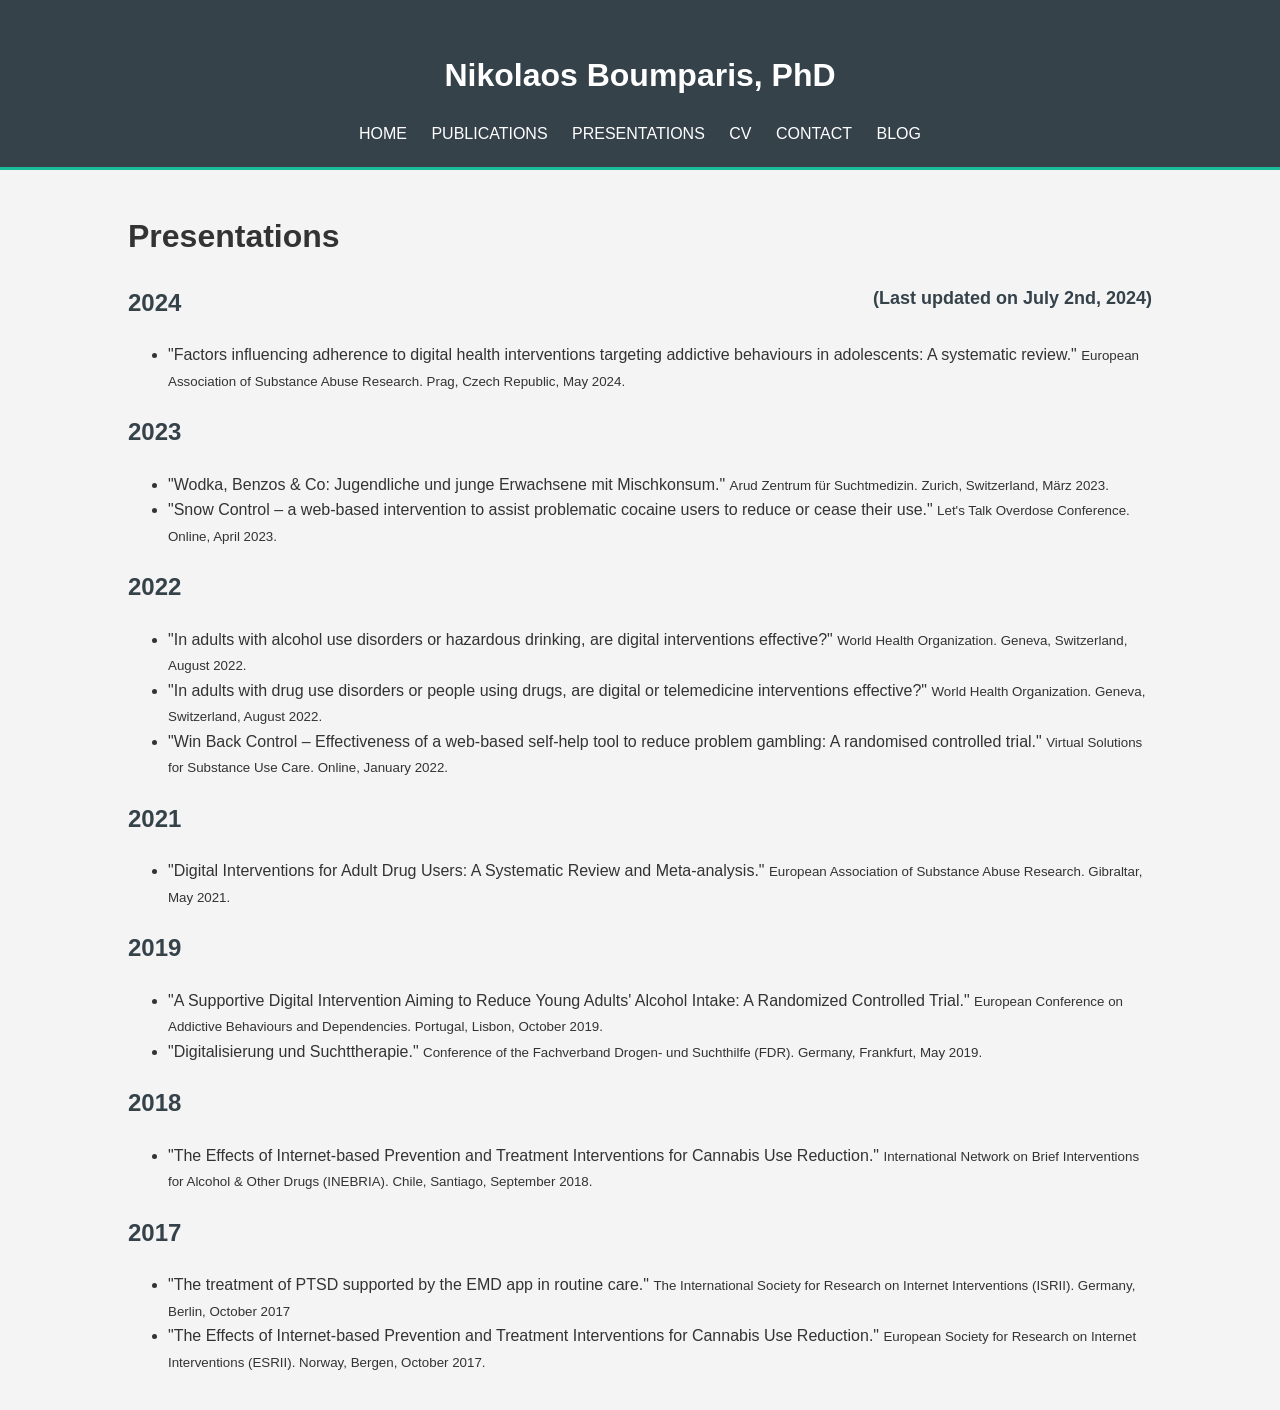
<file: Presentations.html>
<!DOCTYPE html>
<html lang="en">
<head>
    <meta charset="UTF-8">
    <meta name="viewport" content="width=device-width, initial-scale=1.0">
    <title>Presentations - Nikolaos Boumparis, PhD Digital Health & Addiction research</title>
    <style>
        body {
            font-family: Arial, sans-serif;
            line-height: 1.6;
            color: #333;
            margin: 0;
            padding: 0;
            background-color: #f4f4f4;
        }
        .container {
            width: 80%;
            margin: auto;
            overflow: hidden;
            padding: 20px;
        }
        header {
            background: #35424a;
            color: #ffffff;
            padding-top: 30px;
            min-height: 70px;
            border-bottom: #1abc9c 3px solid;
            text-align: center;
        }
        header a {
            color: #ffffff;
            text-decoration: none;
            text-transform: uppercase;
            font-size: 16px;
        }
        header #branding, header nav {
            float: none;
            display: inline-block;
            width: 100%;
        }
        header #branding h1 {
            margin: 0;
        }
        header nav ul {
            padding: 0;
            margin: 20px 0 0 0;
        }
        header nav li {
            float: none;
            display: inline-block;
            padding: 0 10px;
        }
        header a:hover {
            color: #1abc9c;
        }
        h2 {
            color: #35424a;
        }
        .presentation-list {
            margin-top: 20px;
        }
        .presentation-list h3 {
            color: #2c3e50;
            margin-bottom: 10px;
        }
        .presentation-list ul {
            list-style-type: none;
            padding-left: 0;
        }
        .presentation-list li {
            margin-bottom: 15px;
            border-bottom: 1px solid #e0e0e0;
            padding-bottom: 15px;
        }
        .presentation-list li small {
            display: block;
            color: #7f8c8d;
            margin-top: 5px;
        }
        footer {
            padding: 20px;
            margin-top: 20px;
            color: #ffffff;
            background-color: #1abc9c;
            text-align: center;
        }
    </style>
</head>
<body>
    <header>
        <div class="container">
            <div id="branding">
                <h1>Nikolaos Boumparis, PhD</h1>
            </div>
            <nav>
                <ul>
                    <li><a href="/">Home</a></li>
                    <li><a href="publications.html">Publications</a></li>
                    <li><a href="presentations.html">Presentations</a></li>
                    <li><a href="cv.html">CV</a></li>
                    <li><a href="contact.html">Contact</a></li>
                    <li><a href="blog.html">Blog</a></li>
                </ul>
            </nav>
        </div>
    </header>

    <div class="container">
    <h1>Presentations</h1>

<h2>2024 <span style="float: right; font-size: 0.75em;">(Last updated on July 2nd, 2024)</span></h2>
    <ul>
        <li>"Factors influencing adherence to digital health interventions targeting addictive behaviours in adolescents: A systematic review."
            <small>European Association of Substance Abuse Research. Prag, Czech Republic, May 2024.</small>
        </li>
    </ul>

    <h2>2023</h2>
    <ul>
        <li>"Wodka, Benzos & Co: Jugendliche und junge Erwachsene mit Mischkonsum."
            <small>Arud Zentrum für Suchtmedizin. Zurich, Switzerland, März 2023.</small>
        </li>
        <li>"Snow Control – a web-based intervention to assist problematic cocaine users to reduce or cease their use."
            <small>Let's Talk Overdose Conference. Online, April 2023.</small>
        </li>
    </ul>

    <h2>2022</h2>
    <ul>
        <li>"In adults with alcohol use disorders or hazardous drinking, are digital interventions effective?"
            <small>World Health Organization. Geneva, Switzerland, August 2022.</small>
        </li>
        <li>"In adults with drug use disorders or people using drugs, are digital or telemedicine interventions effective?"
            <small>World Health Organization. Geneva, Switzerland, August 2022.</small>
        </li>
        <li>"Win Back Control – Effectiveness of a web-based self-help tool to reduce problem gambling: A randomised controlled trial."
            <small>Virtual Solutions for Substance Use Care. Online, January 2022.</small>
        </li>
    </ul>

    <h2>2021</h2>
    <ul>
        <li>"Digital Interventions for Adult Drug Users: A Systematic Review and Meta-analysis."
            <small>European Association of Substance Abuse Research. Gibraltar, May 2021.</small>
        </li>
    </ul>

    <h2>2019</h2>
    <ul>
        <li>"A Supportive Digital Intervention Aiming to Reduce Young Adults' Alcohol Intake: A Randomized Controlled Trial."
            <small>European Conference on Addictive Behaviours and Dependencies. Portugal, Lisbon, October 2019.</small>
        </li>
        <li>"Digitalisierung und Suchttherapie."
            <small>Conference of the Fachverband Drogen- und Suchthilfe (FDR). Germany, Frankfurt, May 2019.</small>
        </li>
    </ul>

    <h2>2018</h2>
    <ul>
        <li>"The Effects of Internet-based Prevention and Treatment Interventions for Cannabis Use Reduction."
            <small>International Network on Brief Interventions for Alcohol & Other Drugs (INEBRIA). Chile, Santiago, September 2018.</small>
        </li>
    </ul>

    <h2>2017</h2>
    <ul>
        <li>"The treatment of PTSD supported by the EMD app in routine care."
            <small>The International Society for Research on Internet Interventions (ISRII). Germany, Berlin, October 2017</small>
        </li>
        <li>"The Effects of Internet-based Prevention and Treatment Interventions for Cannabis Use Reduction."
            <small>European Society for Research on Internet Interventions (ESRII). Norway, Bergen, October 2017.</small>
        </li>
    </ul>
</body>
</html>
</file>
<file: styles.css>
/* =========================================================
   Nikolaos Boumparis — site styles
   Editorial / academic-press aesthetic
   Type: Fraunces (display serif) + Inter (body) + JetBrains Mono (labels)
   ========================================================= */

:root{
  --paper:        #f3f6f6;
  --paper-2:      #e8eeef;
  --ink:          #17242a;
  --ink-2:        #35454c;
  --ink-3:        #63747c;
  --rule:         #b7c7cc;
  --rule-soft:    #cdd9dc;
  --accent:       #1f6068;
  --accent-2:     #3d5a73;
  --highlight:    #dcebe9;

  --serif: "Fraunces", "Iowan Old Style", "Charter", Georgia, serif;
  --sans:  "Inter", -apple-system, BlinkMacSystemFont, "Segoe UI", sans-serif;
  --mono:  "JetBrains Mono", "SF Mono", ui-monospace, monospace;
}

*{ box-sizing: border-box; }
html{ scroll-behavior: smooth; scroll-padding-top: 80px; }
html, body{ margin:0; padding:0; }
body{
  background: var(--paper);
  color: var(--ink);
  font-family: var(--sans);
  font-size: 16px;
  line-height: 1.6;
  -webkit-font-smoothing: antialiased;
  text-rendering: optimizeLegibility;
}

/* paper texture overlay */
body::before{
  content:"";
  position: fixed; inset: 0;
  pointer-events: none;
  background-image:
    radial-gradient(rgba(10,45,55,.025) 1px, transparent 1px),
    radial-gradient(rgba(10,45,55,.018) 1px, transparent 1px);
  background-size: 3px 3px, 7px 7px;
  background-position: 0 0, 1px 2px;
  z-index: 1;
}

a{
  color: var(--accent);
  text-decoration: none;
  border-bottom: 1px solid color-mix(in oklab, var(--accent) 30%, transparent);
  transition: border-color .2s, color .2s;
}
a:hover{ border-bottom-color: var(--accent); }

.wrap{
  max-width: 1180px;
  margin: 0 auto;
  padding: 0 48px;
  position: relative;
  z-index: 2;
}
@media (max-width: 720px){ .wrap{ padding: 0 22px; } }

/* ============ MASTHEAD ============ */
.masthead{
  border-bottom: 1px solid var(--rule);
  padding: 18px 0 14px;
  background: var(--paper);
  position: sticky;
  top: 0;
  z-index: 50;
  backdrop-filter: blur(6px);
}
.masthead-inner{
  display: flex;
  align-items: baseline;
  justify-content: space-between;
  gap: 24px;
  flex-wrap: wrap;
}
.brand{
  font-family: var(--serif);
  font-weight: 600;
  font-size: 20px;
  letter-spacing: -.01em;
  line-height: 1;
  color: var(--ink);
  border-bottom: none;
}
.brand:hover{ border-bottom: none; color: var(--ink); }
.brand .dot{ color: var(--accent); }
.brand small{
  display: block;
  font-family: var(--mono);
  font-size: 10px;
  letter-spacing: .14em;
  text-transform: uppercase;
  color: var(--ink-3);
  margin-top: 6px;
  font-weight: 400;
}

nav.primary ul{
  list-style: none; margin: 0; padding: 0;
  display: flex; flex-wrap: wrap;
  gap: 22px;
}
nav.primary a{
  font-family: var(--sans);
  font-size: 13px;
  font-weight: 500;
  letter-spacing: .02em;
  color: var(--ink-2);
  border-bottom: 1px solid transparent;
  padding-bottom: 2px;
}
nav.primary a:hover{
  color: var(--accent);
  border-bottom-color: var(--accent);
}

/* ============ HERO ============ */
.hero{
  padding: 72px 0 56px;
  border-bottom: 1px solid var(--rule);
  position: relative;
}
.hero-grid{
  display: grid;
  grid-template-columns: 1fr 280px;
  gap: 64px;
  align-items: start;
}
@media (max-width: 860px){
  .hero-grid{ grid-template-columns: 1fr; gap: 36px; }
}

.eyebrow{
  font-family: var(--mono);
  font-size: 11px;
  letter-spacing: .22em;
  text-transform: uppercase;
  color: var(--accent);
  margin-bottom: 24px;
  display: flex; align-items: center; gap: 12px;
}
.eyebrow::before{
  content: "";
  display: inline-block;
  width: 32px; height: 1px;
  background: var(--accent);
}

h1.display{
  font-family: var(--serif);
  font-weight: 400;
  font-size: clamp(40px, 6.4vw, 80px);
  line-height: 1.04;
  letter-spacing: -.025em;
  margin: 0 0 28px;
  color: var(--ink);
  text-wrap: pretty;
}
h1.display em{
  font-style: italic;
  font-weight: 300;
  color: var(--accent);
}

.lede{
  font-family: var(--serif);
  font-weight: 300;
  font-size: clamp(18px, 1.6vw, 21px);
  line-height: 1.55;
  color: var(--ink-2);
  max-width: 62ch;
  margin: 0 0 36px;
  text-wrap: pretty;
}

.affiliations{
  margin-top: 32px;
  border-top: 1px solid var(--rule-soft);
  padding-top: 20px;
  display: grid;
  grid-template-columns: 1fr 1fr;
  gap: 24px;
  max-width: 720px;
}
@media (max-width: 600px){ .affiliations{ grid-template-columns: 1fr; } }
.affil-item .role{
  font-family: var(--mono);
  font-size: 10px;
  letter-spacing: .18em;
  text-transform: uppercase;
  color: var(--ink-3);
  margin-bottom: 6px;
}
.affil-item .org{
  font-family: var(--serif);
  font-size: 16px;
  line-height: 1.35;
  color: var(--ink);
  font-weight: 500;
}
.affil-item .since{
  color: var(--ink-3);
  font-size: 13px;
  font-family: var(--sans);
  margin-top: 4px;
}

/* portrait column */
.portrait-col{
  display: flex; flex-direction: column; align-items: flex-start;
}
.portrait{
  width: 100%;
  aspect-ratio: 4/5;
  background: var(--paper-2);
  overflow: hidden;
  position: relative;
  filter: grayscale(.15) contrast(1.02);
  margin: 0;
}
.portrait img{
  width: 100%; height: 100%;
  object-fit: cover; display: block;
}
.portrait::after{
  content: "";
  position: absolute; inset: 0;
  box-shadow: inset 0 0 0 1px rgba(0,0,0,.05);
  pointer-events: none;
}
.portrait-caption{
  font-family: var(--mono);
  font-size: 10px;
  letter-spacing: .14em;
  text-transform: uppercase;
  color: var(--ink-3);
  margin-top: 10px;
  display: flex; justify-content: space-between; width: 100%;
}

.quick-links{
  margin-top: 20px;
  width: 100%;
  display: flex; flex-direction: column;
  border-top: 1px solid var(--rule-soft);
}
.quick-links a{
  display: flex; justify-content: space-between; align-items: center;
  padding: 12px 0;
  border-bottom: 1px solid var(--rule-soft);
  font-family: var(--sans);
  font-size: 13px;
  color: var(--ink);
  font-weight: 500;
}
.quick-links a:hover{ border-bottom-color: var(--rule-soft); color: var(--accent); }
.quick-links a .arrow{
  font-family: var(--mono);
  color: var(--ink-3);
  transition: transform .2s, color .2s;
}
.quick-links a:hover .arrow{
  color: var(--accent);
  transform: translateX(4px);
}

/* ============ SECTION SCAFFOLD ============ */
section.block{
  padding: 80px 0;
  border-bottom: 1px solid var(--rule);
  scroll-margin-top: 80px;
}
.section-head{
  display: grid;
  grid-template-columns: 200px 1fr;
  gap: 48px;
  margin-bottom: 48px;
  align-items: baseline;
}
@media (max-width: 720px){
  .section-head{ grid-template-columns: 1fr; gap: 8px; margin-bottom: 36px; }
}
.section-num{
  font-family: var(--mono);
  font-size: 11px;
  letter-spacing: .22em;
  text-transform: uppercase;
  color: var(--accent);
}
.section-title{
  font-family: var(--serif);
  font-weight: 400;
  font-size: clamp(28px, 3.2vw, 42px);
  line-height: 1.05;
  letter-spacing: -.02em;
  margin: 0;
  color: var(--ink);
  text-wrap: pretty;
}
.section-title em{ font-style: italic; font-weight: 300; }

/* ============ FOCUS / ABOUT GRID ============ */
.focus-grid{
  display: grid;
  grid-template-columns: 200px 1fr;
  gap: 48px;
}
@media (max-width: 720px){ .focus-grid{ grid-template-columns: 1fr; gap: 24px; } }
.focus-aside{
  font-family: var(--mono);
  font-size: 10px;
  letter-spacing: .18em;
  text-transform: uppercase;
  color: var(--ink-3);
  line-height: 1.8;
}
.focus-prose{ max-width: 68ch; }
.focus-prose p{
  font-family: var(--serif);
  font-weight: 300;
  font-size: 19px;
  line-height: 1.62;
  color: var(--ink-2);
  margin: 0 0 22px;
}
.focus-prose p:first-child::first-letter{
  font-family: var(--serif);
  font-weight: 500;
  font-size: 64px;
  float: left;
  line-height: .9;
  padding: 6px 10px 0 0;
  color: var(--accent);
}

.topics{
  margin-top: 40px;
  display: grid;
  grid-template-columns: 1fr 1fr;
  gap: 0;
  border-top: 1px solid var(--rule);
}
@media (max-width: 720px){ .topics{ grid-template-columns: 1fr; } }
.topic{
  padding: 28px 28px 28px 0;
  border-bottom: 1px solid var(--rule-soft);
  border-right: 1px solid var(--rule-soft);
}
.topic:nth-child(2){
  padding-left: 28px; padding-right: 0;
  border-right: none;
}
.topic:last-child{ border-bottom: none; }
@media (max-width: 720px){
  .topic, .topic:nth-child(2){
    padding: 24px 0;
    border-right: none;
  }
}
.topic h4{
  font-family: var(--serif);
  font-weight: 500;
  font-size: 21px;
  margin: 0 0 8px;
  line-height: 1.2;
}
.topic .tag{
  font-family: var(--mono);
  font-size: 10px;
  letter-spacing: .18em;
  text-transform: uppercase;
  color: var(--accent-2);
  margin-bottom: 10px;
}
.topic p{
  margin: 8px 0 0;
  color: var(--ink-2);
  font-size: 15px;
  line-height: 1.6;
}

/* ============ PUBLICATIONS / TALKS ============ */
.pub-year{
  display: grid;
  grid-template-columns: 100px 1fr;
  gap: 40px;
  padding: 24px 0;
  border-top: 1px solid var(--rule-soft);
}
.pub-year:last-of-type{ border-bottom: 1px solid var(--rule-soft); }
@media (max-width: 720px){
  .pub-year{ grid-template-columns: 1fr; gap: 12px; }
}
.pub-year .y{
  font-family: var(--serif);
  font-weight: 400;
  font-size: 32px;
  line-height: 1;
  color: var(--accent);
  letter-spacing: -.02em;
}
.pub-year ul{ list-style: none; margin: 0; padding: 0; }
.pub-year li{
  padding: 10px 0;
  border-bottom: 1px dotted var(--rule-soft);
  font-size: 15px;
  line-height: 1.6;
  color: var(--ink-2);
}
.pub-year li:last-child{ border-bottom: none; }
.pub-year li strong{ color: var(--ink); font-weight: 600; }
.pub-year li em{
  font-family: var(--serif);
  color: var(--ink-3);
  font-size: 14.5px;
  font-style: italic;
}
.pub-year li a{
  word-break: break-word;
}

/* ============ SUPERVISED THESES ============ */
.theses{ margin-top: 48px; }
.theses-head{
  display: flex;
  align-items: baseline;
  justify-content: space-between;
  flex-wrap: wrap;
  gap: 12px;
  padding-bottom: 10px;
  border-bottom: 1px solid var(--rule);
}
.theses-label, .theses-count{
  font-family: var(--mono);
  font-size: 10px;
  letter-spacing: .18em;
  text-transform: uppercase;
}
.theses-label{ color: var(--ink-3); }
.theses-count{ color: var(--accent-2); }

.theses .pub-year:first-of-type{ border-top: none; }
.theses > .pub-year:last-of-type{ border-bottom: none; }

.thesis-status{
  display: inline-block;
  font-family: var(--mono);
  font-size: 9px;
  letter-spacing: .16em;
  text-transform: uppercase;
  color: var(--accent-2);
  border: 1px solid var(--rule);
  border-radius: 2px;
  padding: 1px 6px;
  margin-left: 6px;
  white-space: nowrap;
  vertical-align: 1px;
}

.thesis-more{ border-top: 1px solid var(--rule-soft); }
.thesis-more > summary{
  list-style: none;
  cursor: pointer;
  display: block;
  padding: 14px 0;
  font-family: var(--mono);
  font-size: 10px;
  letter-spacing: .18em;
  text-transform: uppercase;
  color: var(--accent);
}
.thesis-more > summary::-webkit-details-marker{ display: none; }
.thesis-more > summary::before{
  content: "+";
  display: inline-block;
  width: 14px;
  color: var(--ink-3);
}
.thesis-more[open] > summary::before{ content: "−"; }
.thesis-more > summary:hover{ color: var(--ink); }
.thesis-more > summary .more-hide{ display: none; }
.thesis-more[open] > summary .more-show{ display: none; }
.thesis-more[open] > summary .more-hide{ display: inline; }
.thesis-more > summary:hover::before{ color: var(--ink); }
.thesis-more > summary:focus-visible{
  outline: 2px solid var(--accent);
  outline-offset: 3px;
}
.thesis-more[open] > summary{ border-bottom: 1px solid var(--rule-soft); }
.thesis-more .pub-year:first-of-type{ border-top: none; }

.update-note{
  font-family: var(--mono);
  font-size: 11px;
  letter-spacing: .12em;
  text-transform: uppercase;
  color: var(--ink-3);
  margin-top: 28px;
  text-align: right;
}

/* ============ RESOURCE BLOCKS ============ */
.resource-block{
  padding: 36px 0;
  border-top: 1px solid var(--rule-soft);
}
.resource-block:last-of-type{ border-bottom: 1px solid var(--rule-soft); }
.resource-h{
  font-family: var(--serif);
  font-weight: 500;
  font-size: 26px;
  letter-spacing: -.01em;
  line-height: 1.2;
  margin: 0 0 20px;
  color: var(--ink);
}
.resource-sub{
  font-family: var(--mono);
  font-size: 11px;
  letter-spacing: .2em;
  text-transform: uppercase;
  color: var(--accent-2);
  margin: 28px 0 12px;
  font-weight: 500;
}
.resource-list{
  list-style: none;
  padding: 0;
  margin: 0;
}
.resource-list li{
  padding: 10px 0 10px 22px;
  border-bottom: 1px dotted var(--rule-soft);
  font-size: 15px;
  line-height: 1.6;
  color: var(--ink-2);
  position: relative;
}
.resource-list li:last-child{ border-bottom: none; }
.resource-list li::before{
  content: "—";
  position: absolute;
  left: 0;
  color: var(--accent);
  font-family: var(--mono);
}

/* ============ CONTACT ============ */
.contact-grid{
  display: grid;
  grid-template-columns: 1fr 1fr;
  gap: 64px;
  align-items: start;
}
@media (max-width: 720px){ .contact-grid{ grid-template-columns: 1fr; gap: 36px; } }
.contact-big{
  font-family: var(--serif);
  font-weight: 300;
  font-size: clamp(26px, 3vw, 38px);
  line-height: 1.22;
  letter-spacing: -.015em;
  color: var(--ink);
  margin: 0;
  text-wrap: pretty;
}
.contact-big a{
  color: var(--accent);
  border-bottom: 1px solid var(--accent);
}
.contact-list dl{
  margin: 0;
  display: grid;
  grid-template-columns: 110px 1fr;
  row-gap: 14px;
  column-gap: 16px;
  border-top: 1px solid var(--rule-soft);
  padding-top: 18px;
}
.contact-list dt{
  font-family: var(--mono);
  font-size: 10px;
  letter-spacing: .18em;
  text-transform: uppercase;
  color: var(--ink-3);
  padding-top: 3px;
}
.contact-list dd{
  margin: 0;
  font-size: 14.5px;
  color: var(--ink);
}

/* ============ COLOPHON ============ */
footer.colophon{
  padding: 56px 0 36px;
  background: var(--paper-2);
  border-top: 1px solid var(--rule);
  position: relative;
  z-index: 2;
}
.colophon-grid{
  display: grid;
  grid-template-columns: 2fr 1fr 1fr;
  gap: 48px;
  margin-bottom: 40px;
}
@media (max-width: 720px){
  .colophon-grid{ grid-template-columns: 1fr; gap: 24px; }
}
.colophon h5{
  font-family: var(--mono);
  font-size: 10px;
  letter-spacing: .2em;
  text-transform: uppercase;
  color: var(--ink-3);
  margin: 0 0 12px;
  font-weight: 400;
}
.colophon p, .colophon ul{
  font-size: 14px;
  color: var(--ink-2);
  margin: 0;
  line-height: 1.6;
}
.colophon ul{ list-style: none; padding: 0; }
.colophon ul li{ margin-bottom: 6px; }
.colophon a{
  color: var(--ink);
  border-bottom: 1px solid var(--rule);
}
.colophon a:hover{
  color: var(--accent);
  border-bottom-color: var(--accent);
}

.signoff{
  border-top: 1px solid var(--rule);
  padding-top: 22px;
  display: flex; justify-content: space-between; flex-wrap: wrap; gap: 16px;
  font-family: var(--mono);
  font-size: 11px;
  letter-spacing: .12em;
  text-transform: uppercase;
  color: var(--ink-3);
}

/* ============ PRINT ============ */
@media print{
  body::before, .masthead, .colophon, .quick-links, .portrait-col{ display: none !important; }
  .hero, section.block{ padding: 16px 0; border: none; break-inside: avoid; }
  body{ background: white; color: black; font-size: 11pt; }
  a{ color: black; border-bottom: none; }
  .pub-year, .resource-block{ break-inside: avoid; }
  .thesis-more > summary{ display: none; }
  .thesis-more::details-content{ content-visibility: visible !important; }
  .thesis-more > *:not(summary){ display: block !important; }
}
</file>
